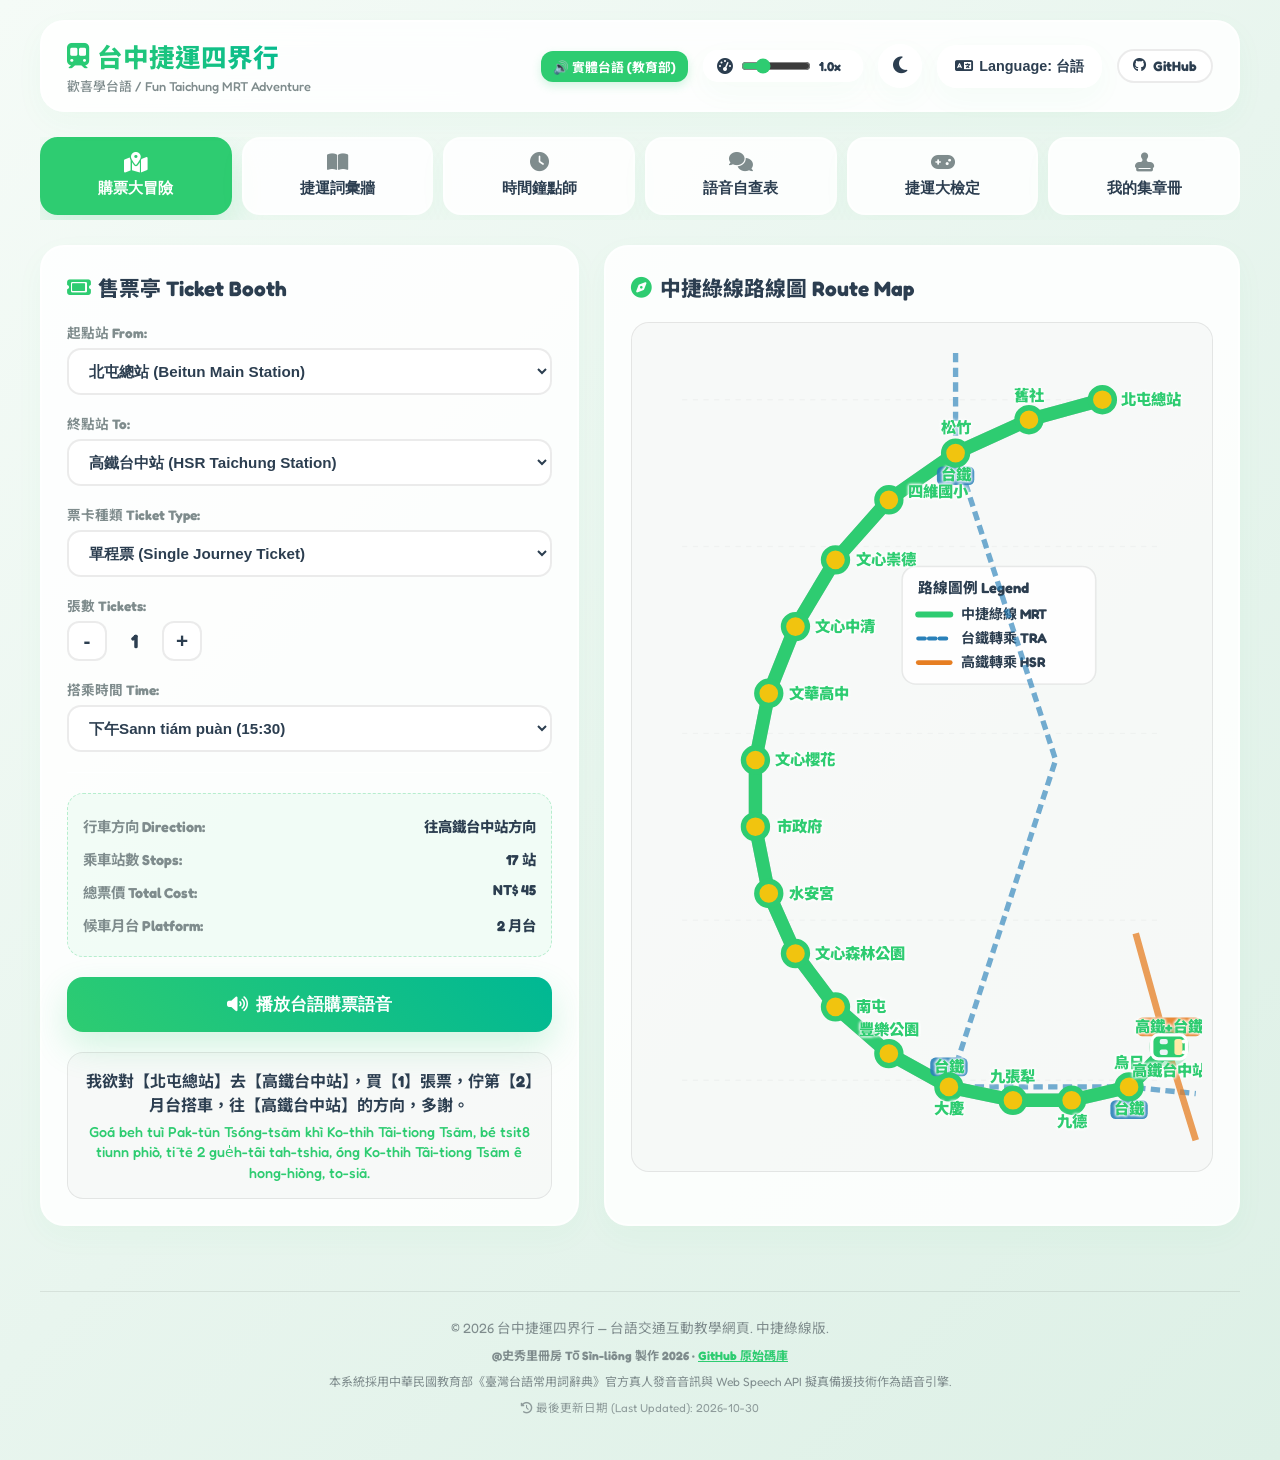
<file: index.html>
<!DOCTYPE html>
<html lang="zh-Hant" data-theme="light">
<head>
    <meta charset="UTF-8">
    <meta name="viewport" content="width=device-width, initial-scale=1.0">
    <title>台中捷運四界行 — 歡喜學台語 (Tâi-tiong Tsia̍t-ūn 冒險!)</title>
    <!-- Google Fonts -->
    <link href="https://fonts.googleapis.com/css2?family=Fredoka:wght@300..700&family=Noto+Sans+TC:wght@100..900&family=Outfit:wght@100..900&display=swap" rel="stylesheet">
    <!-- Font Awesome Icons -->
    <link rel="stylesheet" href="https://cdnjs.cloudflare.com/ajax/libs/font-awesome/6.4.0/css/all.min.css">
    <link rel="stylesheet" href="style.css">
</head>
<body>

    <!-- Header Section -->
    <header>
        <div class="logo-section">
            <h1 id="ui-title"><i class="fa-solid fa-train-subway"></i> 台中捷運四界行</h1>
            <small id="ui-subtitle">歡喜學台語 / Fun Taichung MRT Adventure</small>
        </div>
        <div class="header-controls">
            <!-- Speech Engine Badge -->
            <span id="speech-engine-badge" class="speech-badge badge-google">🔊 實體台語 (教育部)</span>
            <!-- Speech Rate Slider -->
            <div class="rate-controller" title="調整台語語速 (Speech Speed)">
                <i class="fa-solid fa-gauge-high"></i>
                <input type="range" id="speech-rate" min="0.5" max="2.5" step="0.1" value="1.0" onchange="updateSpeechRate(this.value)" oninput="updateSpeechRateLabel(this.value)" aria-label="Adjust speech rate">
                <span id="speech-rate-label" class="rate-label">1.0x</span>
            </div>
            <!-- Dark Mode Toggle -->
            <button id="theme-toggle-btn" class="btn-icon" onclick="toggleTheme()" aria-label="Toggle Theme" title="切換深色模式">
                <i class="fa-solid fa-moon"></i>
            </button>
            <!-- Language Toggle -->
            <button id="lang-toggle-btn" class="lang-btn" onclick="toggleLanguage()">
                <i class="fa-solid fa-language"></i> <span id="lang-toggle-text">Language: 台語</span>
            </button>
            <!-- GitHub Link -->
            <a id="github-link-btn" class="github-btn" href="https://github.com/SinLiongToo/Taitiong_MRT" target="_blank" rel="noopener noreferrer" title="造訪 GitHub 專案庫與 GitHub Pages" aria-label="GitHub Pages">
                <i class="fa-brands fa-github"></i> <span id="ui-github-text">GitHub</span>
            </a>
        </div>
    </header>

    <!-- Navigation Tabs -->
    <nav class="nav-tabs" aria-label="Main Navigation">
        <button id="tab-adventure-btn" class="tab-trigger active" onclick="switchTab('adventure')">
            <i class="fa-solid fa-map-location-dot"></i>
            <span id="ui-tab-adventure">購票大冒險</span>
        </button>
        <button id="tab-vocab-btn" class="tab-trigger" onclick="switchTab('vocab')">
            <i class="fa-solid fa-book-open"></i>
            <span id="ui-tab-vocab">捷運詞彙牆</span>
        </button>
        <button id="tab-time-btn" class="tab-trigger" onclick="switchTab('time')">
            <i class="fa-solid fa-clock"></i>
            <span id="ui-tab-time">時間鐘點師</span>
        </button>
        <button id="tab-sandhi-btn" class="tab-trigger" onclick="switchTab('sandhi')">
            <i class="fa-solid fa-comments"></i>
            <span id="ui-tab-sandhi">語音自查表</span>
        </button>
        <button id="tab-quiz-btn" class="tab-trigger" onclick="switchTab('quiz')">
            <i class="fa-solid fa-gamepad"></i>
            <span id="ui-tab-quiz">捷運大檢定</span>
        </button>
        <button id="tab-stamps-btn" class="tab-trigger" onclick="switchTab('stamps')">
            <i class="fa-solid fa-stamp"></i>
            <span id="ui-tab-stamps">我的集章冊</span>
        </button>
    </nav>

    <!-- Main Content Area -->
    <main>
        <!-- Tab 1: Adventure & Booking -->
        <section id="panel-adventure" class="tab-panel adventure-grid active">
            <!-- Interactive Ticket Booth Card -->
            <div class="card">
                <h2 class="card-title" id="ui-booth-title"><i class="fa-solid fa-ticket"></i> 售票亭 Ticket Booth</h2>
                
                <div class="form-group">
                    <label for="start-station" id="ui-label-from">起點站 From:</label>
                    <select id="start-station" onchange="calculateJourney()"></select>
                </div>

                <div class="form-group">
                    <label for="end-station" id="ui-label-to">終點站 To:</label>
                    <select id="end-station" onchange="calculateJourney()"></select>
                </div>

                <div class="form-group">
                    <label for="train-class" id="ui-label-class">票卡種類 Ticket Type:</label>
                    <select id="train-class" onchange="calculateJourney()">
                        <option value="single" selected>單程票 (Single Journey Ticket)</option>
                        <option value="card">悠遊卡/一卡通 (IC Card) - 享八折優惠</option>
                    </select>
                </div>

                <div class="form-group">
                    <label id="ui-label-passengers">張數 Tickets:</label>
                    <div class="ticket-stepper">
                        <button id="btn-dec-passengers" class="stepper-btn" onclick="changePassengers(-1)" aria-label="Decrease tickets">-</button>
                        <span id="passenger-count" class="stepper-value">1</span>
                        <button id="btn-inc-passengers" class="stepper-btn" onclick="changePassengers(1)" aria-label="Increase tickets">+</button>
                    </div>
                </div>

                <div class="form-group">
                    <label for="departure-time" id="ui-label-dep-time">搭乘時間 Time:</label>
                    <select id="departure-time" onchange="calculateJourney()">
                        <option value="08:00">早上Pe̍h tiám (08:00)</option>
                        <option value="10:30">早上Tsa̍p tiám puàn (10:30)</option>
                        <option value="13:15">下午Tsit tiám tsa̍p-gōo hun (13:15)</option>
                        <option value="15:30" selected>下午Sann tiám puàn (15:30)</option>
                        <option value="18:45">晚上La̍k tiám sì-tsa̍p-gōo hun (18:45)</option>
                        <option value="20:00">晚上Pe̍h tiám (20:00)</option>
                    </select>
                </div>

                <hr style="border: none; border-top: 1px solid var(--card-border); margin: 20px 0;">

                <!-- Results display -->
                <div class="info-display">
                    <div class="info-row">
                        <span class="info-label" id="ui-info-direction">行車方向 Direction:</span>
                        <span class="info-value"><span id="info-direction">-</span></span>
                    </div>
                    <div class="info-row">
                        <span class="info-label" id="ui-info-duration">乘車站數 Stops:</span>
                        <span class="info-value"><span id="info-duration">-</span></span>
                    </div>
                    <div class="info-row">
                        <span class="info-label" id="ui-info-cost">總票價 Total Cost:</span>
                        <span class="info-value"><span id="info-cost">-</span></span>
                    </div>
                    <div class="info-row">
                        <span class="info-label" id="ui-info-platform">候車月台 Platform:</span>
                        <span class="info-value"><span id="info-platform">-</span></span>
                    </div>
                </div>

                <!-- CTA Audio buttons -->
                <button id="play-journey-btn" class="btn-cta" onclick="playFullJourneyAudio()" disabled>
                    <i class="fa-solid fa-volume-high animate-bounce"></i> <span id="ui-btn-play-journey">播放台語購票語音</span>
                </button>

                <!-- Sentence breakdown display -->
                <div id="journey-sentence-box" class="sentence-display">
                    <p class="sentence-zh" id="journey-sentence-zh"></p>
                    <p class="sentence-tw" id="journey-sentence-tw"></p>
                </div>
            </div>

            <!-- SVG Taichung MRT Map Card -->
            <div class="card map-card">
                <h2 class="card-title" id="ui-map-title"><i class="fa-solid fa-compass"></i> 中捷綠線路線圖 Route Map</h2>
                
                <div class="map-svg-container" id="map-container">
                    <!-- SVG Map elements drawn dynamically in app.js -->
                    <svg id="svg-map" width="100%" height="auto" viewBox="0 0 420 620">
                        <!-- Background map grid guidelines (decorative) -->
                        <line x1="30" y1="50" x2="390" y2="50" stroke="var(--border-color)" opacity="0.35" stroke-width="1" stroke-dasharray="4,4"/>
                        <line x1="30" y1="160" x2="390" y2="160" stroke="var(--border-color)" opacity="0.35" stroke-width="1" stroke-dasharray="4,4"/>
                        <line x1="30" y1="300" x2="390" y2="300" stroke="var(--border-color)" opacity="0.35" stroke-width="1" stroke-dasharray="4,4"/>
                        <line x1="30" y1="440" x2="390" y2="440" stroke="var(--border-color)" opacity="0.35" stroke-width="1" stroke-dasharray="4,4"/>
                        <line x1="30" y1="560" x2="390" y2="560" stroke="var(--border-color)" opacity="0.35" stroke-width="1" stroke-dasharray="4,4"/>
                        
                        <!-- Map Legend (Fills the open center area professionally) -->
                        <g id="svg-map-legend" transform="translate(195, 175)">
                            <rect x="0" y="0" width="145" height="88" rx="10" fill="var(--card-bg)" stroke="var(--border-color)" stroke-width="1.2" opacity="0.95"/>
                            <text x="12" y="20" font-size="11" font-weight="800" fill="var(--text)">路線圖例 Legend</text>
                            
                            <!-- Green Line -->
                            <line x1="12" y1="36" x2="36" y2="36" stroke="#2ECC71" stroke-width="4.5" stroke-linecap="round"/>
                            <text x="44" y="39" font-size="10.5" font-weight="700" fill="var(--text)">中捷綠線 MRT</text>
                            
                            <!-- TRA line -->
                            <line x1="12" y1="54" x2="36" y2="54" stroke="#2980b9" stroke-width="3" stroke-dasharray="5,3" stroke-linecap="round"/>
                            <text x="44" y="57" font-size="10.5" font-weight="700" fill="var(--text)">台鐵轉乘 TRA</text>
                            
                            <!-- HSR line -->
                            <line x1="12" y1="72" x2="36" y2="72" stroke="#e67e22" stroke-width="3.5" stroke-linecap="round"/>
                            <text x="44" y="75" font-size="10.5" font-weight="700" fill="var(--text)">高鐵轉乘 HSR</text>
                        </g>

                        <!-- Auxiliary TRA line for transfers -->
                        <path id="svg-tra-line" class="aux-line tra-line" d="M 235,15 L 235,90 L 310,320 L 230,565 L 365,565 L 415,570" fill="none" stroke="#2980b9" stroke-width="4" stroke-dasharray="7,4" opacity="0.65"/>
                        <!-- Auxiliary HSR line for transfers -->
                        <path id="svg-hsr-line" class="aux-line hsr-line" d="M 370,450 L 395,540 L 415,605" fill="none" stroke="#e67e22" stroke-width="5" opacity="0.75"/>

                        <!-- Green Line track path -->
                        <path id="svg-rail-track" class="rail-track mrt-green-track" d="" />
                        <path id="svg-rail-track-dashed" class="rail-track-dashed" d="" />
                        <path id="svg-rail-active-path" class="rail-active-path" d="" />

                        <!-- Group for station points and text labels -->
                        <g id="svg-stations-group"></g>

                        <!-- Native SVG Animated Train Marker -->
                        <g id="train-marker" style="display: none; pointer-events: none;">
                            <circle cx="0" cy="0" r="14" fill="#2ECC71" opacity="0.35">
                                <animate attributeName="r" values="12;19;12" dur="1.2s" repeatCount="indefinite"/>
                                <animate attributeName="opacity" values="0.4;0.08;0.4" dur="1.2s" repeatCount="indefinite"/>
                            </circle>
                            <rect x="-13" y="-9" width="26" height="18" rx="5" fill="#2ECC71" stroke="#FFFFFF" stroke-width="2.5" />
                            <rect x="4" y="-6" width="6" height="12" rx="2" fill="#FFEAA7" />
                            <rect x="-7" y="-6" width="6" height="4" rx="1.5" fill="#EBF4F6" />
                            <rect x="-7" y="2" width="6" height="4" rx="1.5" fill="#EBF4F6" />
                            <circle cx="11" cy="-4" r="1.5" fill="#FFF" />
                            <circle cx="11" cy="4" r="1.5" fill="#FFF" />
                        </g>
                    </svg>
                </div>
            </div>
        </section>

        <!-- Tab 2: Vocabulary Wall -->
        <section id="panel-vocab" class="tab-panel card">
            <h2 class="card-title" id="ui-vocab-title"><i class="fa-solid fa-book-open"></i> 交通捷運詞彙牆 Vocabulary</h2>
            <!-- Filter buttons -->
            <div class="vocab-filter">
                <div class="vocab-filter-row">
                    <button class="filter-btn active" id="btn-filter-all" onclick="filterVocab('all')">全部 All</button>
                    <button class="filter-btn" id="btn-filter-vehicles" onclick="filterVocab('vehicles')">交通搭乘 Transit</button>
                    <button class="filter-btn" id="btn-filter-stations" onclick="filterVocab('stations')">捷運場景 Stations</button>
                    <button class="filter-btn filter-btn-mrt" id="btn-filter-mrt-station" onclick="filterVocab('mrt-station')">💚 中捷各站 MRT</button>
                </div>
                <div class="vocab-filter-row vocab-filter-export" style="margin-top: 10px; display: flex; justify-content: center; width: 100%;">
                    <button class="filter-btn filter-export-btn" id="btn-export-vocab">
                        <i class="fa-solid fa-download"></i> 匯出 JSON
                    </button>
                </div>
            </div>
            <!-- Vocabulary Grid -->
            <div class="vocab-grid" id="vocab-container"></div>
        </section>

        <!-- Tab 3: Interactive Time / Clock Trainer -->
        <section id="panel-time" class="tab-panel two-col-layout">
            <!-- Left: Interactive Clock -->
            <div class="card clock-container">
                <h2 class="card-title" id="ui-clock-title"><i class="fa-solid fa-circle-notch"></i> 撥撥看時鐘 Clock Trainer</h2>
                
                <div class="interactive-clock" id="interactive-clock">
                    <div class="clock-face">
                        <div class="clock-number clock-12">12</div>
                        <div class="clock-number clock-3">3</div>
                        <div class="clock-number clock-6">6</div>
                        <div class="clock-number clock-9">9</div>
                        <div class="clock-center"></div>
                        <!-- Clock hands -->
                        <div id="clock-hour-hand" class="clock-hand hour"></div>
                        <div id="clock-min-hand" class="clock-hand minute"></div>
                    </div>
                </div>

                <div class="clock-setter-panel">
                    <div class="time-readout" id="clock-time-digital">15:30</div>
                    <div class="time-readout-pinyin" id="clock-time-tw">下午三點半<br><small>ē-po͘ sann tiám puàn</small></div>
                </div>
            </div>

            <!-- Right: Time Learning & Control -->
            <div class="card">
                <h2 class="card-title" id="ui-time-learn-title"><i class="fa-solid fa-graduation-cap"></i> 時間台語發音教室</h2>
                
                <div class="form-group">
                    <label id="ui-label-adjust-time">微調時間 Adjust Time:</label>
                    <div class="clock-controls">
                        <button class="btn-ctrl" id="btn-clock-dec-1h" onclick="adjustClockTime(-60)" title="減少一小時"><i class="fa-solid fa-circle-minus"></i> -1h</button>
                        <button class="btn-ctrl" id="btn-clock-dec-15m" onclick="adjustClockTime(-15)" title="減少十五分"><i class="fa-solid fa-minus"></i> -15m</button>
                        <button class="btn-ctrl" id="btn-clock-inc-15m" onclick="adjustClockTime(15)" title="增加十五分"><i class="fa-solid fa-plus"></i> +15m</button>
                        <button class="btn-ctrl" id="btn-clock-inc-1h" onclick="adjustClockTime(60)" title="增加一小時"><i class="fa-solid fa-circle-plus"></i> +1h</button>
                    </div>
                </div>

                <!-- Fast preset options -->
                <div class="form-group" style="margin-top: 25px;">
                    <label id="ui-label-preset-time">常見班次時間 Presets:</label>
                    <div style="display: flex; flex-wrap: wrap; gap: 10px; margin-top: 8px;">
                        <button class="btn-ctrl" id="btn-clock-preset-8-0" onclick="setClockTime(8, 0)">08:00 (八點整)</button>
                        <button class="btn-ctrl" id="btn-clock-preset-10-30" onclick="setClockTime(10, 30)">10:30 (十點半)</button>
                        <button class="btn-ctrl" id="btn-clock-preset-12-15" onclick="setClockTime(12, 15)">12:15 (十二點十五分)</button>
                        <button class="btn-ctrl" id="btn-clock-preset-15-30" onclick="setClockTime(15, 30)">15:30 (三點半)</button>
                        <button class="btn-ctrl" id="btn-clock-preset-17-45" onclick="setClockTime(17, 45)">17:45 (五點四十五分)</button>
                        <button class="btn-ctrl" id="btn-clock-preset-20-0" onclick="setClockTime(20, 0)">20:00 (八點整)</button>
                    </div>
                </div>

                <hr style="border: none; border-top: 1px solid var(--card-border); margin: 25px 0;">

                <button class="btn-cta" id="play-clock-btn" onclick="playClockAudio()">
                    <i class="fa-solid fa-volume-high animate-bounce"></i> <span id="ui-btn-play-clock">播放台語時間發音</span>
                </button>
            </div>
        </section>

        <!-- Tab 4: Tone Sandhi & Speech Lookup Table (NEW) -->
        <section id="panel-sandhi" class="tab-panel">
            <div class="card sandhi-table-card" style="margin-bottom: 0;">
                <h2 class="card-title" id="ui-sandhi-table-title"><i class="fa-solid fa-table-list"></i> 中捷站名台語音標變調對照表</h2>
                
                <div class="search-box-container">
                    <i class="fa-solid fa-magnifying-glass search-icon"></i>
                    <input type="text" id="station-search-input" placeholder="搜尋捷運站 (如：市政府、文心...)" oninput="filterStationTable()">
                </div>

                <div class="table-scroll-container">
                    <table class="station-lookup-table" id="station-lookup-table">
                        <thead>
                            <tr>
                                <th>站號 No.</th>
                                <th>站名 Station</th>
                                <th>台羅拼音 (本調)</th>
                                <th>變調拼讀 (聽感)</th>
                                <th>播放</th>
                            </tr>
                        </thead>
                        <tbody id="station-lookup-tbody">
                            <!-- Populated in JS -->
                        </tbody>
                    </table>
                </div>
            </div>
        </section>

        <!-- Tab 5: Challenges & Quiz -->
        <section id="panel-quiz" class="tab-panel card">
            <h2 class="card-title" id="ui-quiz-title"><i class="fa-solid fa-gamepad"></i> 台語大檢定 Challenge Mode</h2>

            <!-- Welcome/Select Mode panel -->
            <div id="quiz-welcome-panel" class="quiz-welcome">
                <span class="welcome-emoji">🎫</span>
                <h3 style="font-size: 1.6rem; font-weight: 800; margin-bottom: 10px;" id="ui-quiz-welcome-title">準備接受中捷台語大挑戰了嗎？</h3>
                <p style="color: var(--text-light); line-height: 1.6;" id="ui-quiz-welcome-desc">
                    我們提供兩大中捷聽力挑戰！點選按鈕後將隨機播放 10 題台語語音，在時限內選出正確答案。
                    答對 8 題以上即可獲得該車站的限定捷運紀念印章喔！
                </p>
                <div class="quiz-select-btns">
                    <button class="btn-quiz-select primary" id="btn-quiz-seller" onclick="startQuiz('seller')">
                        <i class="fa-solid fa-user-tie"></i>
                        <span id="ui-quiz-seller-name">中捷售票員聽力挑戰</span>
                        <small style="font-weight: 500; font-size: 0.75rem; opacity: 0.8;">目的地與車票數量聽力</small>
                    </button>
                    <button class="btn-quiz-select" id="btn-quiz-time" onclick="startQuiz('time')">
                        <i class="fa-solid fa-clock-rotate-left"></i>
                        <span id="ui-quiz-time-name">發車班次聽力挑戰</span>
                        <small style="font-weight: 500; font-size: 0.75rem; opacity: 0.8;">捷運班次與時間聽力</small>
                    </button>
                </div>
            </div>

            <!-- Active Quiz panel -->
            <div id="quiz-game-panel" class="quiz-container">
                <div class="quiz-header">
                    <div class="quiz-stat"><i class="fa-solid fa-circle-question"></i> <span id="quiz-progress-text">問題 1 / 10</span></div>
                    <div class="quiz-stat" id="quiz-score-display"><i class="fa-solid fa-star" style="color: var(--accent);"></i> 分數: 0</div>
                    <div class="quiz-stat" id="quiz-timer-display" style="color: var(--primary);"><i class="fa-solid fa-hourglass-half"></i> 剩餘: 20s</div>
                </div>

                <!-- Timer progress bar -->
                <div class="timer-bar-container">
                    <div id="quiz-timer-bar" class="timer-bar"></div>
                </div>

                <div class="quiz-body">
                    <!-- Play voice button -->
                    <div class="audio-box">
                        <button class="btn-play-audio" id="quiz-audio-play-btn" onclick="playQuizQuestionAudio()" aria-label="Play question audio">
                            <i class="fa-solid fa-volume-high"></i>
                        </button>
                    </div>

                    <p class="quiz-question-txt" id="quiz-question-prompt">請點擊上方按鈕播放題目，並選出正確答案：</p>

                    <!-- Multiple choice options -->
                    <div class="quiz-options" id="quiz-options-container">
                        <button class="option-btn">選項一</button>
                        <button class="option-btn">選項二</button>
                        <button class="option-btn">選項三</button>
                        <button class="option-btn">選項四</button>
                    </div>

                    <div class="quiz-feedback" id="quiz-feedback-text"></div>
                </div>
            </div>

            <!-- Quiz Result panel -->
            <div id="quiz-result-panel" class="quiz-result">
                <div class="result-header" id="quiz-result-title">挑戰結束！</div>
                <div class="result-score" id="quiz-result-score">您的得分：8 / 10 題</div>
                
                <div class="result-rewards" id="quiz-rewards-box">
                    <p class="stamp-unlock-txt" id="quiz-unlock-stamp-label"><i class="fa-solid fa-gift"></i> 恭喜獲得中捷捷運印章！</p>
                    <div class="unlocked-stamp-item" id="quiz-unlocked-stamp-display">
                        <!-- Filled in dynamically -->
                    </div>
                </div>

                <button class="btn-cta" id="quiz-retry-btn" onclick="resetQuizInterface()">
                    <i class="fa-solid fa-rotate-left"></i> <span id="ui-btn-retry">返回檢定選單</span>
                </button>
            </div>
        </section>

        <!-- Tab 6: Stamps Booklet -->
        <section id="panel-stamps" class="tab-panel card">
            <h2 class="card-title" id="ui-stamps-title"><i class="fa-solid fa-stamp"></i> 我的中捷集章冊 Stamp Album</h2>
            <p style="color: var(--text-light); margin-bottom: 25px;" id="ui-stamps-desc">
                在「捷運大檢定」中答對 8 題以上即可隨機解鎖一個捷運站的精美紀念印章。收集越多，代表你已經搭著捷運玩遍了台中！
            </p>
            <!-- Grid of stamps -->
            <div class="stamp-grid" id="stamps-container"></div>
        </section>
    </main>

    <!-- Footer -->
    <footer>
        <p>© 2026 台中捷運四界行 — 台語交通互動教學網頁. 中捷綠線版.</p>
        <p style="font-size: 0.75rem; margin-top: 5px; font-weight: 700;">@史秀里冊房 Tō͘ Sìn-liông 製作 2026 · <a href="https://github.com/SinLiongToo/Taitiong_MRT" target="_blank" rel="noopener noreferrer" style="color: var(--primary); text-decoration: underline;">GitHub 原始碼庫</a></p>
        <p style="font-size: 0.75rem; margin-top: 5px;">本系統採用中華民國教育部《臺灣台語常用詞辭典》官方真人發音音訊與 Web Speech API 擬真備援技術作為語音引擎.</p>
        <p style="font-size: 0.72rem; margin-top: 6px; color: var(--text-light); opacity: 0.85;"><i class="fa-solid fa-clock-rotate-left"></i> 最後更新日期 (Last Updated): 2026-10-30</p>
    </footer>

    <script src="app.js"></script>
</body>
</html>
</file>
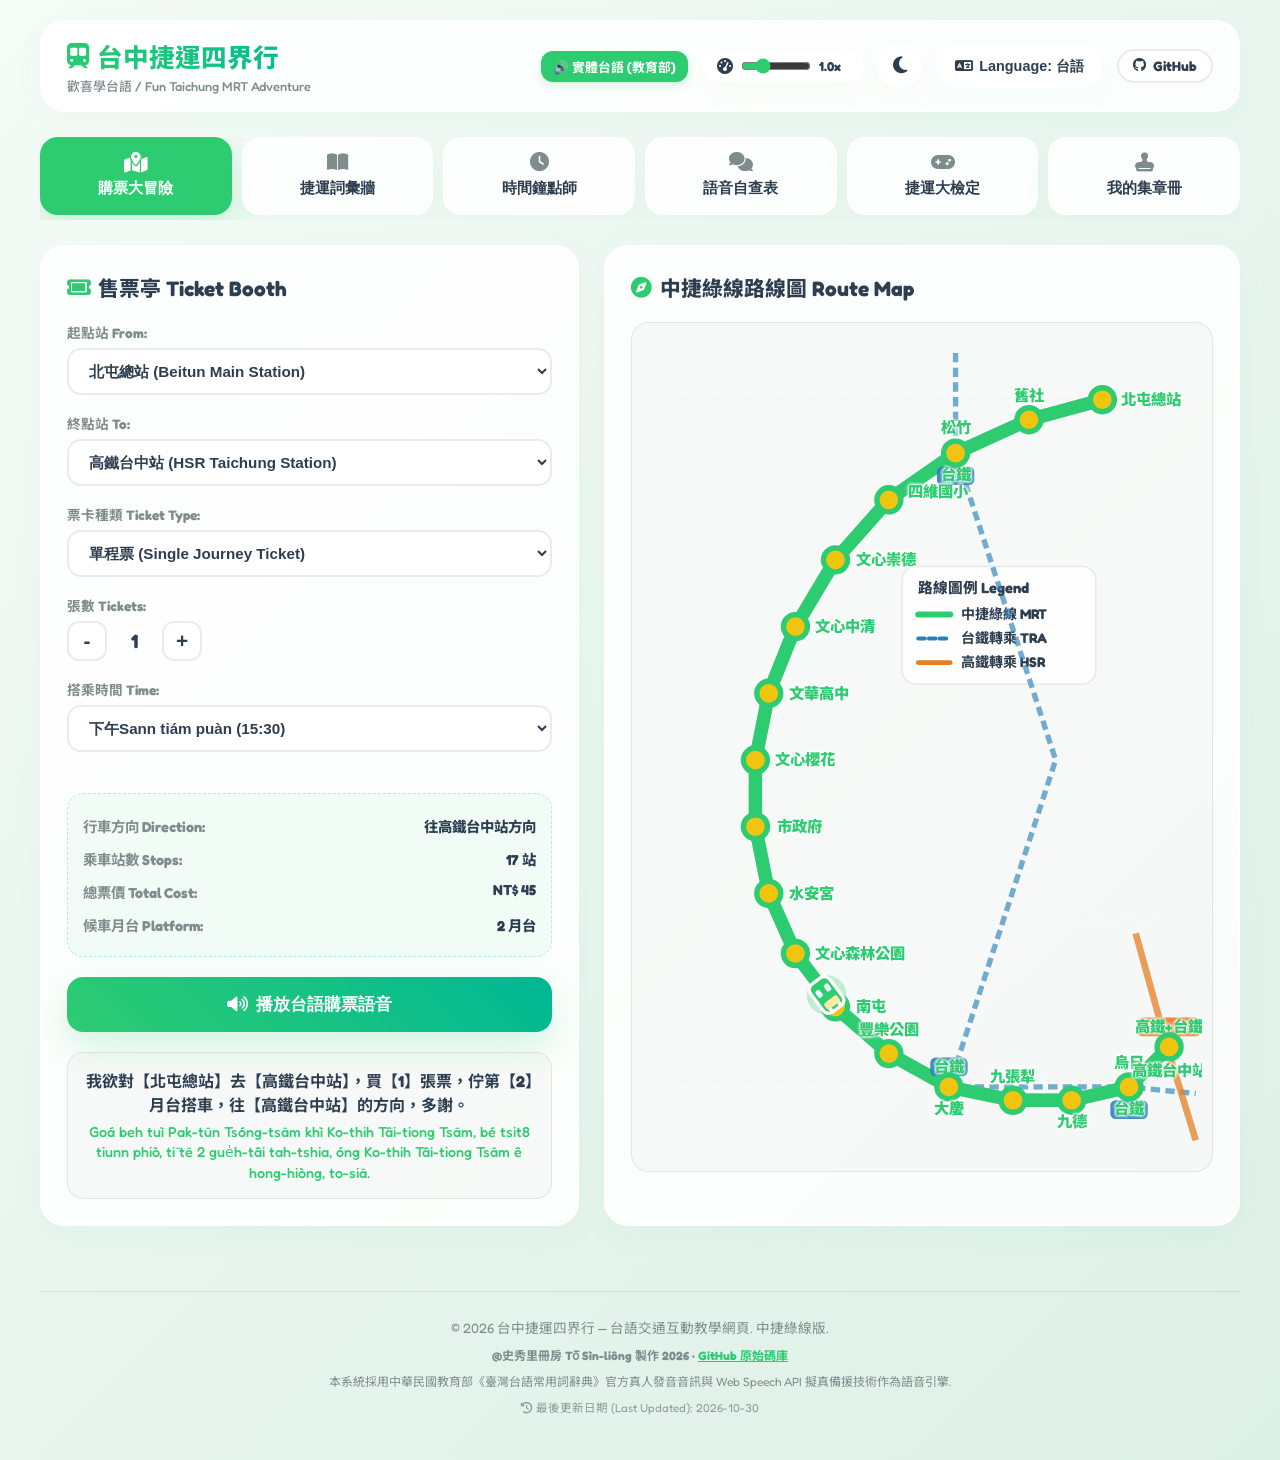
<file: index_single.html>
<!DOCTYPE html>
<html lang="zh-Hant" data-theme="light">
<head>
    <meta charset="UTF-8">
    <meta name="viewport" content="width=device-width, initial-scale=1.0">
    <title>台中捷運四界行 — 歡喜學台語 (Tâi-tiong Tsia̍t-ūn 冒險!)</title>
    <!-- Google Fonts -->
    <link href="https://fonts.googleapis.com/css2?family=Fredoka:wght@300..700&family=Noto+Sans+TC:wght@100..900&family=Outfit:wght@100..900&display=swap" rel="stylesheet">
    <!-- Font Awesome Icons -->
    <link rel="stylesheet" href="https://cdnjs.cloudflare.com/ajax/libs/font-awesome/6.4.0/css/all.min.css">
    <style>
:root {
    --primary: #2ECC71; /* MRT Green */
    --primary-hover: #27AE60;
    --secondary: #00B894; /* Mint/Cyan-green */
    --secondary-hover: #009473;
    --accent: #F1C40F; /* Gold/Yellow for platforms, active nodes */
    --bg-gradient: linear-gradient(135deg, #F5FBF7 0%, #E8F5EE 50%, #DDF0E6 100%);
    --card-bg: rgba(255, 255, 255, 0.85);
    --card-border: rgba(255, 255, 255, 0.6);
    --border-color: rgba(0, 0, 0, 0.08);
    --text: #2C3E50;
    --text-light: #7F8C8D;
    --rail-color: #BDC3C7;
    --rail-active: #2ECC71;
    --shadow: 0 10px 30px rgba(46, 204, 113, 0.04);
    --shadow-active: 0 15px 35px rgba(46, 204, 113, 0.2);
    --border-radius: 24px;
    --transition: all 0.3s cubic-bezier(0.4, 0, 0.2, 1);
}

[data-theme="dark"] {
    --primary: #2ECC71;
    --primary-hover: #58D68D;
    --secondary: #00B894;
    --secondary-hover: #55EFC4;
    --accent: #F39C12;
    --bg-gradient: linear-gradient(135deg, #1C2833 0%, #111A24 100%);
    --card-bg: rgba(28, 40, 51, 0.85);
    --card-border: rgba(255, 255, 255, 0.08);
    --border-color: rgba(255, 255, 255, 0.1);
    --text: #ECF0F1;
    --text-light: #BDC3C7;
    --rail-color: #566573;
    --rail-active: #2ECC71;
    --shadow: 0 10px 30px rgba(0, 0, 0, 0.3);
    --shadow-active: 0 15px 35px rgba(46, 204, 113, 0.3);
}

* {
    box-sizing: border-box;
    margin: 0;
    padding: 0;
    -webkit-tap-highlight-color: transparent;
}

body {
    font-family: 'Fredoka', 'Noto Sans TC', 'Outfit', sans-serif;
    background: var(--bg-gradient);
    color: var(--text);
    min-height: 100vh;
    padding: 20px 10px;
    display: flex;
    flex-direction: column;
    align-items: center;
    transition: background 0.5s ease, color 0.3s ease;
    overflow-x: hidden;
}

header {
    width: 100%;
    max-width: 1200px;
    display: flex;
    justify-content: space-between;
    align-items: center;
    padding: 15px 25px;
    background: var(--card-bg);
    backdrop-filter: blur(15px);
    -webkit-backdrop-filter: blur(15px);
    border: 2px solid var(--card-border);
    border-radius: var(--border-radius);
    box-shadow: var(--shadow);
    margin-bottom: 25px;
    transition: var(--transition);
}

.logo-section {
    display: flex;
    flex-direction: column;
    gap: 2px;
}

.logo-section h1 {
    font-size: 1.6rem;
    font-weight: 800;
    background: linear-gradient(45deg, var(--primary), var(--secondary));
    -webkit-background-clip: text;
    -webkit-text-fill-color: transparent;
    display: flex;
    align-items: center;
    gap: 8px;
}

.logo-section small {
    display: block;
    font-size: 0.8rem;
    color: var(--text-light);
    font-weight: 500;
}

.header-controls {
    display: flex;
    align-items: center;
    gap: 15px;
}

.btn-icon {
    background: var(--card-bg);
    border: 2px solid var(--card-border);
    color: var(--text);
    width: 44px;
    height: 44px;
    border-radius: 50%;
    cursor: pointer;
    display: flex;
    align-items: center;
    justify-content: center;
    font-size: 1.2rem;
    box-shadow: var(--shadow);
    transition: var(--transition);
}

.btn-icon:hover {
    transform: scale(1.05);
    border-color: var(--primary);
}

.lang-btn {
    background: var(--card-bg);
    border: 2px solid var(--card-border);
    color: var(--text);
    padding: 10px 16px;
    font-size: 0.9rem;
    font-weight: 700;
    border-radius: 20px;
    cursor: pointer;
    display: flex;
    align-items: center;
    gap: 6px;
    box-shadow: var(--shadow);
    transition: var(--transition);
}

.lang-btn:hover {
    border-color: var(--primary);
    transform: scale(1.02);
}

.speech-badge {
    padding: 6px 12px;
    font-size: 0.8rem;
    font-weight: 700;
    border-radius: 12px;
    color: white;
}

.badge-google {
    background: var(--primary);
    box-shadow: 0 4px 10px rgba(46, 204, 113, 0.2);
}

.badge-local {
    background: #E67E22;
    box-shadow: 0 4px 10px rgba(230, 126, 34, 0.2);
}

.rate-controller {
    display: flex;
    align-items: center;
    gap: 8px;
    background: var(--card-bg);
    padding: 6px 12px;
    border-radius: 15px;
    border: 2px solid var(--card-border);
    box-shadow: var(--shadow);
}

.rate-controller input[type="range"] {
    width: 70px;
    accent-color: var(--primary);
    cursor: pointer;
}

.rate-label {
    font-size: 0.8rem;
    font-weight: 700;
    min-width: 30px;
}

/* Nav Tabs */
.nav-tabs {
    width: 100%;
    max-width: 1200px;
    display: flex;
    gap: 10px;
    margin-bottom: 25px;
    overflow-x: auto;
    padding-bottom: 5px;
    scrollbar-width: none;
}

.nav-tabs::-webkit-scrollbar {
    display: none;
}

.tab-trigger {
    flex: 1;
    min-width: 120px;
    background: var(--card-bg);
    border: 2px solid var(--card-border);
    padding: 14px 10px;
    border-radius: 18px;
    cursor: pointer;
    font-size: 0.95rem;
    font-weight: 700;
    color: var(--text);
    display: flex;
    flex-direction: column;
    align-items: center;
    gap: 6px;
    box-shadow: var(--shadow);
    transition: var(--transition);
}

.tab-trigger i {
    font-size: 1.2rem;
    color: var(--text-light);
    transition: var(--transition);
}

.tab-trigger:hover {
    transform: translateY(-2px);
    border-color: var(--primary);
}

.tab-trigger.active {
    background: var(--primary);
    color: white;
    border-color: var(--primary);
    box-shadow: var(--shadow-active);
}

.tab-trigger.active i {
    color: white;
    transform: scale(1.1);
}

/* Main layouts */
main {
    width: 100%;
    max-width: 1200px;
    display: flex;
    flex-direction: column;
}

.tab-panel {
    display: none !important;
    width: 100%;
    animation: fadeIn 0.4s ease-out forwards;
}

.tab-panel.active {
    display: block !important;
}

.tab-panel.active.adventure-grid,
.tab-panel.active.two-col-layout {
    display: grid !important;
}

.two-col-layout {
    display: grid;
    grid-template-columns: 1fr 1.2fr;
    gap: 25px;
}

@keyframes fadeIn {
    from { opacity: 0; transform: translateY(10px); }
    to { opacity: 1; transform: translateY(0); }
}

/* Card design */
.card {
    background: var(--card-bg);
    backdrop-filter: blur(15px);
    -webkit-backdrop-filter: blur(15px);
    border: 2px solid var(--card-border);
    border-radius: var(--border-radius);
    padding: 25px;
    box-shadow: var(--shadow);
    margin-bottom: 25px;
    transition: var(--transition);
}

.card:hover {
    box-shadow: 0 15px 35px rgba(46, 204, 113, 0.08);
}

.card-title {
    font-size: 1.3rem;
    font-weight: 800;
    margin-bottom: 20px;
    display: flex;
    align-items: center;
    gap: 8px;
    color: var(--text);
}

.card-title i {
    color: var(--primary);
}

/* Form inputs */
.form-group {
    margin-bottom: 18px;
}

.form-group label {
    display: block;
    font-size: 0.85rem;
    font-weight: 700;
    color: var(--text-light);
    margin-bottom: 6px;
}

.form-group select, .form-group input[type="text"] {
    width: 100%;
    padding: 12px 16px;
    border-radius: 14px;
    border: 2px solid var(--border-color);
    background: var(--card-bg);
    color: var(--text);
    font-size: 0.95rem;
    font-weight: 700;
    outline: none;
    transition: var(--transition);
}

.form-group select:focus, .form-group input[type="text"]:focus {
    border-color: var(--primary);
    box-shadow: 0 0 10px rgba(46, 204, 113, 0.1);
}

/* Ticket Stepper */
.ticket-stepper {
    display: flex;
    align-items: center;
    gap: 15px;
    margin-top: 5px;
}

.stepper-btn {
    width: 40px;
    height: 40px;
    border-radius: 12px;
    background: var(--card-bg);
    border: 2px solid var(--border-color);
    color: var(--text);
    font-size: 1.3rem;
    font-weight: 800;
    cursor: pointer;
    display: flex;
    align-items: center;
    justify-content: center;
    transition: var(--transition);
}

.stepper-btn:hover {
    border-color: var(--primary);
    background: var(--primary);
    color: white;
}

.stepper-value {
    font-size: 1.2rem;
    font-weight: 800;
    min-width: 25px;
    text-align: center;
}

/* Info Display */
.info-display {
    background: rgba(46, 204, 113, 0.05);
    border: 1px dashed rgba(46, 204, 113, 0.3);
    border-radius: 16px;
    padding: 15px;
    margin-bottom: 20px;
}

.info-row {
    display: flex;
    justify-content: space-between;
    padding: 6px 0;
    font-size: 0.9rem;
    font-weight: 700;
}

.info-label {
    color: var(--text-light);
}

.info-value {
    color: var(--text);
    font-weight: 800;
}

/* CTA buttons */
.btn-cta {
    width: 100%;
    padding: 16px;
    border-radius: 16px;
    border: none;
    background: linear-gradient(45deg, var(--primary), var(--secondary));
    color: white;
    font-size: 1.05rem;
    font-weight: 800;
    cursor: pointer;
    box-shadow: var(--shadow-active);
    transition: var(--transition);
    display: flex;
    align-items: center;
    justify-content: center;
    gap: 8px;
}

.btn-cta:hover:not(:disabled) {
    transform: translateY(-2px);
    box-shadow: 0 8px 25px rgba(46, 204, 113, 0.4);
}

.btn-cta:disabled {
    opacity: 0.5;
    cursor: not-allowed;
    box-shadow: none;
}

.secondary-cta {
    background: var(--card-bg);
    border: 2px solid var(--border-color);
    color: var(--text);
    box-shadow: var(--shadow);
}

.secondary-cta:hover {
    border-color: var(--primary);
    background: var(--card-bg);
    color: var(--primary);
}

/* Sentence box */
.sentence-display {
    margin-top: 20px;
    background: rgba(0, 0, 0, 0.02);
    border-radius: 16px;
    padding: 15px;
    text-align: center;
    border: 1px solid var(--border-color);
}

.sentence-zh {
    font-size: 1rem;
    font-weight: 700;
    color: var(--text);
    margin-bottom: 6px;
}

.sentence-tw {
    font-size: 0.9rem;
    font-weight: 500;
    color: var(--primary);
    line-height: 1.4;
}

/* Adventure grid */
.adventure-grid {
    display: grid;
    grid-template-columns: 1.1fr 1.3fr;
    gap: 25px;
}

/* Map specific styling */
.map-card {
    display: flex;
    flex-direction: column;
}

.map-svg-container {
    width: 100%;
    display: flex;
    justify-content: center;
    align-items: center;
    position: relative;
    background: rgba(0, 0, 0, 0.02);
    border-radius: 18px;
    padding: 10px;
    border: 1px solid var(--border-color);
    overflow: hidden;
}

#svg-map {
    max-width: 100%;
    height: auto;
}

.rail-track {
    fill: none;
    stroke: var(--rail-color);
    stroke-width: 8;
    stroke-linecap: round;
    stroke-linejoin: round;
}

.mrt-green-track {
    stroke-width: 10;
}

.rail-track-dashed {
    fill: none;
    stroke: var(--card-bg);
    stroke-width: 2;
    stroke-dasharray: 6, 6;
    stroke-linecap: round;
    stroke-linejoin: round;
}

.rail-active-path {
    fill: none;
    stroke: var(--rail-active);
    stroke-width: 10;
    stroke-linecap: round;
    stroke-linejoin: round;
    stroke-dasharray: 1000;
    stroke-dashoffset: 1000;
    animation: drawPath 1.5s ease-out forwards;
}

@keyframes drawPath {
    to { stroke-dashoffset: 0; }
}

.station-point {
    cursor: pointer;
    outline: none;
}

.station-point circle {
    fill: var(--card-bg);
    stroke-width: 4;
    transition: var(--transition);
}

.station-point:hover circle, .station-point.active circle {
    fill: var(--accent);
    stroke: var(--primary);
    r: 9;
}

.station-point text {
    font-size: 11.5px;
    font-weight: 800;
    fill: var(--text);
    text-shadow: 0 1px 3px var(--card-bg), 0 -1px 3px var(--card-bg), 1px 0 3px var(--card-bg), -1px 0 3px var(--card-bg);
    pointer-events: none;
    user-select: none;
    transition: var(--transition);
}

.station-point:hover text, .station-point.active text {
    fill: var(--primary);
    font-weight: 900;
}

.github-btn {
    display: inline-flex;
    align-items: center;
    gap: 7px;
    background: var(--card-bg);
    color: var(--text);
    border: 2px solid var(--border-color);
    padding: 7px 14px;
    border-radius: 20px;
    font-size: 0.85rem;
    font-weight: 700;
    text-decoration: none;
    cursor: pointer;
    transition: var(--transition);
}

.github-btn:hover {
    background: #24292e;
    color: #ffffff;
    border-color: #24292e;
    transform: translateY(-2px);
    box-shadow: 0 4px 12px rgba(0, 0, 0, 0.15);
}

[data-theme="dark"] .github-btn:hover {
    background: #f0f6fc;
    color: #0d1117;
    border-color: #f0f6fc;
}

/* Vocabulary Wall */
.vocab-filter {
    margin-bottom: 25px;
    display: flex;
    flex-direction: column;
    align-items: center;
    gap: 10px;
}

.vocab-filter-row {
    display: flex;
    gap: 10px;
    justify-content: center;
    flex-wrap: wrap;
}

.filter-btn {
    background: var(--card-bg);
    border: 2px solid var(--border-color);
    color: var(--text);
    padding: 8px 16px;
    border-radius: 14px;
    cursor: pointer;
    font-size: 0.9rem;
    font-weight: 700;
    transition: var(--transition);
}

.filter-btn:hover {
    border-color: var(--primary);
}

.filter-btn.active {
    background: var(--primary);
    color: white;
    border-color: var(--primary);
}

.filter-btn-mrt.active {
    background: #2ECC71;
    border-color: #2ECC71;
}

.filter-export-btn {
    background: #E74C3C !important;
    color: white !important;
    border-color: #E74C3C !important;
    font-weight: 700;
    box-shadow: 0 4px 10px rgba(231, 76, 60, 0.2);
}

.filter-export-btn:hover {
    background: #C0392B !important;
}

.vocab-grid {
    display: grid;
    grid-template-columns: repeat(auto-fill, minmax(200px, 1fr));
    gap: 20px;
}

.vocab-card {
    background: var(--card-bg);
    border: 2px solid var(--card-border);
    border-radius: var(--border-radius);
    padding: 20px;
    text-align: center;
    cursor: pointer;
    box-shadow: var(--shadow);
    transition: var(--transition);
    display: flex;
    flex-direction: column;
    align-items: center;
    position: relative;
    overflow: hidden;
}

.vocab-card::before {
    content: '';
    position: absolute;
    top: 0;
    left: 0;
    right: 0;
    height: 6px;
    background: var(--primary);
    opacity: 0.7;
}

.vocab-card.vocab-type-mrt-station::before {
    background: #2ECC71;
}

.vocab-card:hover {
    transform: translateY(-4px);
    box-shadow: var(--shadow-active);
    border-color: var(--primary);
}

.vocab-emoji {
    font-size: 2.2rem;
    margin-bottom: 12px;
}

.vocab-zh {
    font-size: 1.15rem;
    font-weight: 800;
    color: var(--text);
    margin-bottom: 4px;
}

.vocab-pinyin {
    font-size: 0.85rem;
    font-weight: 500;
    color: var(--primary);
    margin-bottom: 6px;
}

.vocab-en {
    font-size: 0.78rem;
    color: var(--text-light);
    font-weight: 600;
    text-transform: uppercase;
    letter-spacing: 0.5px;
}

/* Time Clock */
.clock-container {
    display: flex;
    flex-direction: column;
    align-items: center;
    justify-content: center;
}

.interactive-clock {
    width: 250px;
    height: 250px;
    border-radius: 50%;
    background: #EDF2F7;
    border: 10px solid #CBD5E0;
    position: relative;
    box-shadow: inset 0 4px 10px rgba(0, 0, 0, 0.05), var(--shadow);
    margin: 20px 0;
}

[data-theme="dark"] .interactive-clock {
    background: #2D3748;
    border-color: #4A5568;
}

.clock-face {
    width: 100%;
    height: 100%;
    position: relative;
}

.clock-number {
    position: absolute;
    font-size: 1.2rem;
    font-weight: 800;
    color: var(--text);
}

.clock-12 { top: 12px; left: 50%; transform: translateX(-50%); }
.clock-3 { right: 15px; top: 50%; transform: translateY(-50%); }
.clock-6 { bottom: 12px; left: 50%; transform: translateX(-50%); }
.clock-9 { left: 15px; top: 50%; transform: translateY(-50%); }

.clock-center {
    position: absolute;
    width: 14px;
    height: 14px;
    border-radius: 50%;
    background: var(--text);
    top: 50%;
    left: 50%;
    transform: translate(-50%, -50%);
    z-index: 5;
}

.clock-hand {
    position: absolute;
    bottom: 50%;
    left: 50%;
    transform-origin: bottom center;
    border-radius: 6px;
    z-index: 3;
}

.clock-hand.hour {
    width: 6px;
    height: 60px;
    background: var(--text);
    margin-left: -3px;
}

.clock-hand.minute {
    width: 4px;
    height: 85px;
    background: var(--primary);
    margin-left: -2px;
}

.clock-setter-panel {
    text-align: center;
    margin-top: 15px;
}

.time-readout {
    font-size: 2.2rem;
    font-weight: 800;
    color: var(--text);
}

.time-readout-pinyin {
    font-size: 1.05rem;
    font-weight: 700;
    color: var(--primary);
    line-height: 1.4;
    margin-top: 5px;
}

.clock-controls {
    display: grid;
    grid-template-columns: repeat(4, 1fr);
    gap: 8px;
}

.btn-ctrl {
    background: var(--card-bg);
    border: 2px solid var(--border-color);
    color: var(--text);
    padding: 10px 6px;
    border-radius: 12px;
    font-size: 0.85rem;
    font-weight: 700;
    cursor: pointer;
    transition: var(--transition);
}

.btn-ctrl:hover, .btn-ctrl.active {
    border-color: var(--primary);
    background: var(--primary);
    color: white;
}

/* Tone Sandhi & Speech Lookup Layout (NEW) */
.sandhi-layout {
    display: grid;
    grid-template-columns: 1fr 1.2fr;
    gap: 25px;
}

.search-box-container {
    position: relative;
    margin-bottom: 15px;
    width: 100%;
}

.search-icon {
    position: absolute;
    left: 15px;
    top: 50%;
    transform: translateY(-50%);
    color: var(--text-light);
    font-size: 0.95rem;
}

#station-search-input {
    width: 100%;
    padding: 12px 16px 12px 40px;
    border-radius: 14px;
    border: 2px solid var(--border-color);
    background: var(--card-bg);
    color: var(--text);
    font-size: 0.9rem;
    font-weight: 700;
    outline: none;
    transition: var(--transition);
}

#station-search-input:focus {
    border-color: var(--primary);
}

.table-scroll-container {
    max-height: 380px;
    overflow-y: auto;
    border: 1px solid var(--border-color);
    border-radius: 16px;
}

.station-lookup-table {
    width: 100%;
    border-collapse: collapse;
    text-align: left;
}

.station-lookup-table th, .station-lookup-table td {
    padding: 12px 16px;
    font-size: 0.9rem;
    border-bottom: 1px solid var(--border-color);
}

.station-lookup-table th {
    background: rgba(46, 204, 113, 0.05);
    color: var(--text-light);
    font-weight: 800;
    position: sticky;
    top: 0;
    z-index: 2;
}

.station-lookup-table td {
    font-weight: 700;
}

.station-lookup-table tr:hover {
    background: rgba(46, 204, 113, 0.02);
}

.btn-table-play {
    background: var(--primary);
    color: white;
    border: none;
    width: 32px;
    height: 32px;
    border-radius: 50%;
    cursor: pointer;
    display: flex;
    align-items: center;
    justify-content: center;
    transition: var(--transition);
}

.btn-table-play:hover {
    transform: scale(1.1);
    background: var(--primary-hover);
}

.sandhi-mode-selector {
    display: flex;
    gap: 8px;
    margin-bottom: 15px;
    justify-content: center;
}

.sandhi-struct-selector {
    margin-bottom: 15px;
}

.syllable-builder-grid {
    display: grid;
    gap: 15px;
    margin-bottom: 20px;
}

.syllable-builder-grid.cols-1 { grid-template-columns: 1fr; }
.syllable-builder-grid.cols-2 { grid-template-columns: 1fr 1fr; }
.syllable-builder-grid.cols-3 { grid-template-columns: 1fr 1fr 1fr; }
.syllable-builder-grid.cols-4 { grid-template-columns: repeat(4, 1fr); }

.card-selector {
    background: rgba(0, 0, 0, 0.02);
    border: 1px solid var(--border-color);
    border-radius: 16px;
    padding: 15px;
}

.card-selector h4 {
    font-size: 0.85rem;
    font-weight: 800;
    margin-bottom: 10px;
    color: var(--text-light);
    text-transform: uppercase;
}

.input-caption {
    display: block;
    font-size: 0.72rem;
    color: var(--text-light);
    margin-top: 4px;
    line-height: 1.3;
}

.sandhi-readout-section {
    display: flex;
    flex-direction: column;
    gap: 15px;
    margin-bottom: 20px;
}

.sandhi-result-pills {
    display: flex;
    gap: 10px;
    flex-wrap: wrap;
    justify-content: center;
}

.syllable-pill {
    padding: 10px 16px;
    border-radius: 12px;
    background: var(--card-bg);
    border: 2px solid var(--border-color);
    font-weight: 800;
    font-size: 0.95rem;
    text-align: center;
    box-shadow: var(--shadow);
    transition: var(--transition);
}

.syllable-pill.changed {
    border-color: var(--primary);
    background: rgba(46, 204, 113, 0.05);
    color: var(--primary);
}

.chao-contours-grid {
    display: grid;
    grid-template-columns: repeat(auto-fill, minmax(110px, 1fr));
    gap: 10px;
}

.chao-pitch-card {
    background: var(--card-bg);
    border: 1px solid var(--border-color);
    border-radius: 14px;
    padding: 10px;
    display: flex;
    flex-direction: column;
    align-items: center;
    box-shadow: var(--shadow);
}

.chao-pitch-card h5 {
    font-size: 0.75rem;
    font-weight: 800;
    color: var(--text-light);
}

.chao-pitch-card .pitch-val {
    font-size: 0.72rem;
    color: var(--primary);
    font-weight: 700;
    margin-bottom: 5px;
}

.trainer-cta-row {
    display: flex;
    gap: 15px;
}

.fallback-warning-box {
    margin-top: 15px;
    padding: 12px;
    background: rgba(230, 126, 34, 0.08);
    border: 1px dashed rgba(230, 126, 34, 0.4);
    border-radius: 12px;
    font-size: 0.8rem;
    color: #D35400;
    font-weight: 700;
    line-height: 1.4;
}

/* Quiz Section */
.quiz-welcome {
    text-align: center;
    padding: 30px 10px;
}

.welcome-emoji {
    font-size: 3.5rem;
    display: block;
    margin-bottom: 15px;
}

.quiz-select-btns {
    display: flex;
    justify-content: center;
    gap: 20px;
    margin-top: 25px;
    flex-wrap: wrap;
}

.btn-quiz-select {
    background: var(--card-bg);
    border: 2px solid var(--border-color);
    color: var(--text);
    padding: 20px 30px;
    border-radius: 20px;
    cursor: pointer;
    font-size: 1.1rem;
    font-weight: 800;
    transition: var(--transition);
    display: flex;
    flex-direction: column;
    align-items: center;
    gap: 8px;
    min-width: 250px;
    box-shadow: var(--shadow);
}

.btn-quiz-select i {
    font-size: 2rem;
    color: var(--text-light);
    transition: var(--transition);
}

.btn-quiz-select:hover {
    border-color: var(--primary);
    transform: translateY(-3px);
}

.btn-quiz-select.primary {
    border-color: var(--primary);
}

.btn-quiz-select.primary i {
    color: var(--primary);
}

.quiz-container {
    display: none;
}

.quiz-header {
    display: flex;
    justify-content: space-between;
    align-items: center;
    margin-bottom: 15px;
    font-weight: 800;
}

.quiz-stat {
    font-size: 0.95rem;
    color: var(--text);
    display: flex;
    align-items: center;
    gap: 6px;
}

.timer-bar-container {
    width: 100%;
    height: 8px;
    background: rgba(0, 0, 0, 0.05);
    border-radius: 4px;
    margin-bottom: 25px;
    overflow: hidden;
}

.timer-bar {
    height: 100%;
    width: 100%;
    background: linear-gradient(45deg, var(--primary), var(--secondary));
    border-radius: 4px;
    transition: width 1s linear;
}

.quiz-body {
    display: flex;
    flex-direction: column;
    align-items: center;
}

.audio-box {
    margin-bottom: 20px;
}

.btn-play-audio {
    width: 70px;
    height: 70px;
    border-radius: 50%;
    background: var(--primary);
    color: white;
    border: none;
    font-size: 1.8rem;
    cursor: pointer;
    box-shadow: var(--shadow-active);
    transition: var(--transition);
    display: flex;
    align-items: center;
    justify-content: center;
}

.btn-play-audio:hover {
    transform: scale(1.05);
    box-shadow: 0 10px 25px rgba(46, 204, 113, 0.4);
}

.quiz-question-txt {
    font-size: 1.15rem;
    font-weight: 800;
    margin-bottom: 25px;
    text-align: center;
}

.quiz-options {
    display: grid;
    grid-template-columns: 1fr 1fr;
    gap: 15px;
    width: 100%;
    max-width: 600px;
}

.option-btn {
    background: var(--card-bg);
    border: 2px solid var(--border-color);
    color: var(--text);
    padding: 16px;
    border-radius: 16px;
    cursor: pointer;
    font-size: 0.95rem;
    font-weight: 700;
    transition: var(--transition);
    text-align: center;
    outline: none;
}

.option-btn:hover {
    border-color: var(--primary);
    background: rgba(46, 204, 113, 0.02);
}

.option-btn.correct {
    background: #2ECC71 !important;
    border-color: #2ECC71 !important;
    color: white !important;
}

.option-btn.wrong {
    background: #E74C3C !important;
    border-color: #E74C3C !important;
    color: white !important;
}

.quiz-feedback {
    margin-top: 20px;
    font-size: 1rem;
    font-weight: 800;
    text-align: center;
    min-height: 24px;
}

.quiz-result {
    display: none;
    text-align: center;
    padding: 20px 0;
}

.result-header {
    font-size: 1.8rem;
    font-weight: 800;
    margin-bottom: 10px;
    color: var(--text);
}

.result-score {
    font-size: 1.3rem;
    font-weight: 800;
    color: var(--primary);
    margin-bottom: 25px;
}

.result-rewards {
    background: rgba(241, 196, 15, 0.05);
    border: 2px dashed rgba(241, 196, 15, 0.3);
    border-radius: 20px;
    padding: 20px;
    max-width: 400px;
    margin: 0 auto 25px auto;
}

.stamp-unlock-txt {
    font-weight: 800;
    color: #D35400;
    font-size: 0.95rem;
    margin-bottom: 15px;
}

.unlocked-stamp-item {
    font-size: 4rem;
    animation: scalePop 0.5s ease-out;
}

@keyframes scalePop {
    0% { transform: scale(0); }
    80% { transform: scale(1.1); }
    100% { transform: scale(1); }
}

/* Stamps Album */
.stamp-grid {
    display: grid;
    grid-template-columns: repeat(auto-fill, minmax(130px, 1fr));
    gap: 20px;
}

.stamp-card {
    background: var(--card-bg);
    border: 2px solid var(--card-border);
    border-radius: var(--border-radius);
    padding: 15px 10px;
    text-align: center;
    box-shadow: var(--shadow);
    transition: var(--transition);
    display: flex;
    flex-direction: column;
    align-items: center;
    cursor: pointer;
}

.stamp-card:hover:not(.locked) {
    transform: scale(1.05);
    box-shadow: var(--shadow-active);
    border-color: var(--primary);
}

.stamp-badge {
    font-size: 3rem;
    width: 80px;
    height: 80px;
    border-radius: 50%;
    background: rgba(0, 0, 0, 0.02);
    display: flex;
    align-items: center;
    justify-content: center;
    margin-bottom: 10px;
    border: 2px solid var(--border-color);
    transition: var(--transition);
}

.stamp-card.locked .stamp-badge {
    opacity: 0.15;
    background: rgba(0, 0, 0, 0.05);
}

.stamp-name {
    font-size: 0.85rem;
    font-weight: 800;
    color: var(--text);
}

.stamp-card.locked .stamp-name {
    color: var(--text-light);
}

.stamp-pinyin {
    font-size: 0.72rem;
    font-weight: 500;
    color: var(--primary);
    margin-top: 2px;
}

/* Footer styling */
footer {
    width: 100%;
    max-width: 1200px;
    text-align: center;
    padding: 25px;
    color: var(--text-light);
    font-size: 0.85rem;
    border-top: 1px solid var(--border-color);
    margin-top: 40px;
    display: flex;
    flex-direction: column;
    gap: 4px;
}

/* RWD / Responsiveness */
@media (max-width: 900px) {
    .adventure-grid {
        grid-template-columns: 1fr;
    }
    
    .two-col-layout, .sandhi-layout {
        grid-template-columns: 1fr;
    }
    
    header {
        flex-direction: column;
        gap: 12px;
        text-align: center;
    }
}

@media (max-width: 600px) {
    .logo-section h1 {
        font-size: 1.3rem;
    }
    
    .nav-tabs {
        gap: 6px;
    }
    
    .tab-trigger {
        padding: 10px 6px;
        min-width: 85px;
        font-size: 0.8rem;
    }
    
    .tab-trigger i {
        font-size: 1rem;
    }
    
    .quiz-options {
        grid-template-columns: 1fr;
    }
    
    .btn-quiz-select {
        min-width: 100%;
    }
}

</style>
</head>
<body>

    <!-- Header Section -->
    <header>
        <div class="logo-section">
            <h1 id="ui-title"><i class="fa-solid fa-train-subway"></i> 台中捷運四界行</h1>
            <small id="ui-subtitle">歡喜學台語 / Fun Taichung MRT Adventure</small>
        </div>
        <div class="header-controls">
            <!-- Speech Engine Badge -->
            <span id="speech-engine-badge" class="speech-badge badge-google">🔊 實體台語 (教育部)</span>
            <!-- Speech Rate Slider -->
            <div class="rate-controller" title="調整台語語速 (Speech Speed)">
                <i class="fa-solid fa-gauge-high"></i>
                <input type="range" id="speech-rate" min="0.5" max="2.5" step="0.1" value="1.0" onchange="updateSpeechRate(this.value)" oninput="updateSpeechRateLabel(this.value)" aria-label="Adjust speech rate">
                <span id="speech-rate-label" class="rate-label">1.0x</span>
            </div>
            <!-- Dark Mode Toggle -->
            <button id="theme-toggle-btn" class="btn-icon" onclick="toggleTheme()" aria-label="Toggle Theme" title="切換深色模式">
                <i class="fa-solid fa-moon"></i>
            </button>
            <!-- Language Toggle -->
            <button id="lang-toggle-btn" class="lang-btn" onclick="toggleLanguage()">
                <i class="fa-solid fa-language"></i> <span id="lang-toggle-text">Language: 台語</span>
            </button>
            <!-- GitHub Link -->
            <a id="github-link-btn" class="github-btn" href="https://github.com/SinLiongToo/Taitiong_MRT" target="_blank" rel="noopener noreferrer" title="造訪 GitHub 專案庫與 GitHub Pages" aria-label="GitHub Pages">
                <i class="fa-brands fa-github"></i> <span id="ui-github-text">GitHub</span>
            </a>
        </div>
    </header>

    <!-- Navigation Tabs -->
    <nav class="nav-tabs" aria-label="Main Navigation">
        <button id="tab-adventure-btn" class="tab-trigger active" onclick="switchTab('adventure')">
            <i class="fa-solid fa-map-location-dot"></i>
            <span id="ui-tab-adventure">購票大冒險</span>
        </button>
        <button id="tab-vocab-btn" class="tab-trigger" onclick="switchTab('vocab')">
            <i class="fa-solid fa-book-open"></i>
            <span id="ui-tab-vocab">捷運詞彙牆</span>
        </button>
        <button id="tab-time-btn" class="tab-trigger" onclick="switchTab('time')">
            <i class="fa-solid fa-clock"></i>
            <span id="ui-tab-time">時間鐘點師</span>
        </button>
        <button id="tab-sandhi-btn" class="tab-trigger" onclick="switchTab('sandhi')">
            <i class="fa-solid fa-comments"></i>
            <span id="ui-tab-sandhi">語音自查表</span>
        </button>
        <button id="tab-quiz-btn" class="tab-trigger" onclick="switchTab('quiz')">
            <i class="fa-solid fa-gamepad"></i>
            <span id="ui-tab-quiz">捷運大檢定</span>
        </button>
        <button id="tab-stamps-btn" class="tab-trigger" onclick="switchTab('stamps')">
            <i class="fa-solid fa-stamp"></i>
            <span id="ui-tab-stamps">我的集章冊</span>
        </button>
    </nav>

    <!-- Main Content Area -->
    <main>
        <!-- Tab 1: Adventure & Booking -->
        <section id="panel-adventure" class="tab-panel adventure-grid active">
            <!-- Interactive Ticket Booth Card -->
            <div class="card">
                <h2 class="card-title" id="ui-booth-title"><i class="fa-solid fa-ticket"></i> 售票亭 Ticket Booth</h2>
                
                <div class="form-group">
                    <label for="start-station" id="ui-label-from">起點站 From:</label>
                    <select id="start-station" onchange="calculateJourney()"></select>
                </div>

                <div class="form-group">
                    <label for="end-station" id="ui-label-to">終點站 To:</label>
                    <select id="end-station" onchange="calculateJourney()"></select>
                </div>

                <div class="form-group">
                    <label for="train-class" id="ui-label-class">票卡種類 Ticket Type:</label>
                    <select id="train-class" onchange="calculateJourney()">
                        <option value="single" selected>單程票 (Single Journey Ticket)</option>
                        <option value="card">悠遊卡/一卡通 (IC Card) - 享八折優惠</option>
                    </select>
                </div>

                <div class="form-group">
                    <label id="ui-label-passengers">張數 Tickets:</label>
                    <div class="ticket-stepper">
                        <button id="btn-dec-passengers" class="stepper-btn" onclick="changePassengers(-1)" aria-label="Decrease tickets">-</button>
                        <span id="passenger-count" class="stepper-value">1</span>
                        <button id="btn-inc-passengers" class="stepper-btn" onclick="changePassengers(1)" aria-label="Increase tickets">+</button>
                    </div>
                </div>

                <div class="form-group">
                    <label for="departure-time" id="ui-label-dep-time">搭乘時間 Time:</label>
                    <select id="departure-time" onchange="calculateJourney()">
                        <option value="08:00">早上Pe̍h tiám (08:00)</option>
                        <option value="10:30">早上Tsa̍p tiám puàn (10:30)</option>
                        <option value="13:15">下午Tsit tiám tsa̍p-gōo hun (13:15)</option>
                        <option value="15:30" selected>下午Sann tiám puàn (15:30)</option>
                        <option value="18:45">晚上La̍k tiám sì-tsa̍p-gōo hun (18:45)</option>
                        <option value="20:00">晚上Pe̍h tiám (20:00)</option>
                    </select>
                </div>

                <hr style="border: none; border-top: 1px solid var(--card-border); margin: 20px 0;">

                <!-- Results display -->
                <div class="info-display">
                    <div class="info-row">
                        <span class="info-label" id="ui-info-direction">行車方向 Direction:</span>
                        <span class="info-value"><span id="info-direction">-</span></span>
                    </div>
                    <div class="info-row">
                        <span class="info-label" id="ui-info-duration">乘車站數 Stops:</span>
                        <span class="info-value"><span id="info-duration">-</span></span>
                    </div>
                    <div class="info-row">
                        <span class="info-label" id="ui-info-cost">總票價 Total Cost:</span>
                        <span class="info-value"><span id="info-cost">-</span></span>
                    </div>
                    <div class="info-row">
                        <span class="info-label" id="ui-info-platform">候車月台 Platform:</span>
                        <span class="info-value"><span id="info-platform">-</span></span>
                    </div>
                </div>

                <!-- CTA Audio buttons -->
                <button id="play-journey-btn" class="btn-cta" onclick="playFullJourneyAudio()" disabled>
                    <i class="fa-solid fa-volume-high animate-bounce"></i> <span id="ui-btn-play-journey">播放台語購票語音</span>
                </button>

                <!-- Sentence breakdown display -->
                <div id="journey-sentence-box" class="sentence-display">
                    <p class="sentence-zh" id="journey-sentence-zh"></p>
                    <p class="sentence-tw" id="journey-sentence-tw"></p>
                </div>
            </div>

            <!-- SVG Taichung MRT Map Card -->
            <div class="card map-card">
                <h2 class="card-title" id="ui-map-title"><i class="fa-solid fa-compass"></i> 中捷綠線路線圖 Route Map</h2>
                
                <div class="map-svg-container" id="map-container">
                    <!-- SVG Map elements drawn dynamically in app.js -->
                    <svg id="svg-map" width="100%" height="auto" viewBox="0 0 420 620">
                        <!-- Background map grid guidelines (decorative) -->
                        <line x1="30" y1="50" x2="390" y2="50" stroke="var(--border-color)" opacity="0.35" stroke-width="1" stroke-dasharray="4,4"/>
                        <line x1="30" y1="160" x2="390" y2="160" stroke="var(--border-color)" opacity="0.35" stroke-width="1" stroke-dasharray="4,4"/>
                        <line x1="30" y1="300" x2="390" y2="300" stroke="var(--border-color)" opacity="0.35" stroke-width="1" stroke-dasharray="4,4"/>
                        <line x1="30" y1="440" x2="390" y2="440" stroke="var(--border-color)" opacity="0.35" stroke-width="1" stroke-dasharray="4,4"/>
                        <line x1="30" y1="560" x2="390" y2="560" stroke="var(--border-color)" opacity="0.35" stroke-width="1" stroke-dasharray="4,4"/>
                        
                        <!-- Map Legend (Fills the open center area professionally) -->
                        <g id="svg-map-legend" transform="translate(195, 175)">
                            <rect x="0" y="0" width="145" height="88" rx="10" fill="var(--card-bg)" stroke="var(--border-color)" stroke-width="1.2" opacity="0.95"/>
                            <text x="12" y="20" font-size="11" font-weight="800" fill="var(--text)">路線圖例 Legend</text>
                            
                            <!-- Green Line -->
                            <line x1="12" y1="36" x2="36" y2="36" stroke="#2ECC71" stroke-width="4.5" stroke-linecap="round"/>
                            <text x="44" y="39" font-size="10.5" font-weight="700" fill="var(--text)">中捷綠線 MRT</text>
                            
                            <!-- TRA line -->
                            <line x1="12" y1="54" x2="36" y2="54" stroke="#2980b9" stroke-width="3" stroke-dasharray="5,3" stroke-linecap="round"/>
                            <text x="44" y="57" font-size="10.5" font-weight="700" fill="var(--text)">台鐵轉乘 TRA</text>
                            
                            <!-- HSR line -->
                            <line x1="12" y1="72" x2="36" y2="72" stroke="#e67e22" stroke-width="3.5" stroke-linecap="round"/>
                            <text x="44" y="75" font-size="10.5" font-weight="700" fill="var(--text)">高鐵轉乘 HSR</text>
                        </g>

                        <!-- Auxiliary TRA line for transfers -->
                        <path id="svg-tra-line" class="aux-line tra-line" d="M 235,15 L 235,90 L 310,320 L 230,565 L 365,565 L 415,570" fill="none" stroke="#2980b9" stroke-width="4" stroke-dasharray="7,4" opacity="0.65"/>
                        <!-- Auxiliary HSR line for transfers -->
                        <path id="svg-hsr-line" class="aux-line hsr-line" d="M 370,450 L 395,540 L 415,605" fill="none" stroke="#e67e22" stroke-width="5" opacity="0.75"/>

                        <!-- Green Line track path -->
                        <path id="svg-rail-track" class="rail-track mrt-green-track" d="" />
                        <path id="svg-rail-track-dashed" class="rail-track-dashed" d="" />
                        <path id="svg-rail-active-path" class="rail-active-path" d="" />

                        <!-- Group for station points and text labels -->
                        <g id="svg-stations-group"></g>

                        <!-- Native SVG Animated Train Marker -->
                        <g id="train-marker" style="display: none; pointer-events: none;">
                            <circle cx="0" cy="0" r="14" fill="#2ECC71" opacity="0.35">
                                <animate attributeName="r" values="12;19;12" dur="1.2s" repeatCount="indefinite"/>
                                <animate attributeName="opacity" values="0.4;0.08;0.4" dur="1.2s" repeatCount="indefinite"/>
                            </circle>
                            <rect x="-13" y="-9" width="26" height="18" rx="5" fill="#2ECC71" stroke="#FFFFFF" stroke-width="2.5" />
                            <rect x="4" y="-6" width="6" height="12" rx="2" fill="#FFEAA7" />
                            <rect x="-7" y="-6" width="6" height="4" rx="1.5" fill="#EBF4F6" />
                            <rect x="-7" y="2" width="6" height="4" rx="1.5" fill="#EBF4F6" />
                            <circle cx="11" cy="-4" r="1.5" fill="#FFF" />
                            <circle cx="11" cy="4" r="1.5" fill="#FFF" />
                        </g>
                    </svg>
                </div>
            </div>
        </section>

        <!-- Tab 2: Vocabulary Wall -->
        <section id="panel-vocab" class="tab-panel card">
            <h2 class="card-title" id="ui-vocab-title"><i class="fa-solid fa-book-open"></i> 交通捷運詞彙牆 Vocabulary</h2>
            <!-- Filter buttons -->
            <div class="vocab-filter">
                <div class="vocab-filter-row">
                    <button class="filter-btn active" id="btn-filter-all" onclick="filterVocab('all')">全部 All</button>
                    <button class="filter-btn" id="btn-filter-vehicles" onclick="filterVocab('vehicles')">交通搭乘 Transit</button>
                    <button class="filter-btn" id="btn-filter-stations" onclick="filterVocab('stations')">捷運場景 Stations</button>
                    <button class="filter-btn filter-btn-mrt" id="btn-filter-mrt-station" onclick="filterVocab('mrt-station')">💚 中捷各站 MRT</button>
                </div>
                <div class="vocab-filter-row vocab-filter-export" style="margin-top: 10px; display: flex; justify-content: center; width: 100%;">
                    <button class="filter-btn filter-export-btn" id="btn-export-vocab">
                        <i class="fa-solid fa-download"></i> 匯出 JSON
                    </button>
                </div>
            </div>
            <!-- Vocabulary Grid -->
            <div class="vocab-grid" id="vocab-container"></div>
        </section>

        <!-- Tab 3: Interactive Time / Clock Trainer -->
        <section id="panel-time" class="tab-panel two-col-layout">
            <!-- Left: Interactive Clock -->
            <div class="card clock-container">
                <h2 class="card-title" id="ui-clock-title"><i class="fa-solid fa-circle-notch"></i> 撥撥看時鐘 Clock Trainer</h2>
                
                <div class="interactive-clock" id="interactive-clock">
                    <div class="clock-face">
                        <div class="clock-number clock-12">12</div>
                        <div class="clock-number clock-3">3</div>
                        <div class="clock-number clock-6">6</div>
                        <div class="clock-number clock-9">9</div>
                        <div class="clock-center"></div>
                        <!-- Clock hands -->
                        <div id="clock-hour-hand" class="clock-hand hour"></div>
                        <div id="clock-min-hand" class="clock-hand minute"></div>
                    </div>
                </div>

                <div class="clock-setter-panel">
                    <div class="time-readout" id="clock-time-digital">15:30</div>
                    <div class="time-readout-pinyin" id="clock-time-tw">下午三點半<br><small>ē-po͘ sann tiám puàn</small></div>
                </div>
            </div>

            <!-- Right: Time Learning & Control -->
            <div class="card">
                <h2 class="card-title" id="ui-time-learn-title"><i class="fa-solid fa-graduation-cap"></i> 時間台語發音教室</h2>
                
                <div class="form-group">
                    <label id="ui-label-adjust-time">微調時間 Adjust Time:</label>
                    <div class="clock-controls">
                        <button class="btn-ctrl" id="btn-clock-dec-1h" onclick="adjustClockTime(-60)" title="減少一小時"><i class="fa-solid fa-circle-minus"></i> -1h</button>
                        <button class="btn-ctrl" id="btn-clock-dec-15m" onclick="adjustClockTime(-15)" title="減少十五分"><i class="fa-solid fa-minus"></i> -15m</button>
                        <button class="btn-ctrl" id="btn-clock-inc-15m" onclick="adjustClockTime(15)" title="增加十五分"><i class="fa-solid fa-plus"></i> +15m</button>
                        <button class="btn-ctrl" id="btn-clock-inc-1h" onclick="adjustClockTime(60)" title="增加一小時"><i class="fa-solid fa-circle-plus"></i> +1h</button>
                    </div>
                </div>

                <!-- Fast preset options -->
                <div class="form-group" style="margin-top: 25px;">
                    <label id="ui-label-preset-time">常見班次時間 Presets:</label>
                    <div style="display: flex; flex-wrap: wrap; gap: 10px; margin-top: 8px;">
                        <button class="btn-ctrl" id="btn-clock-preset-8-0" onclick="setClockTime(8, 0)">08:00 (八點整)</button>
                        <button class="btn-ctrl" id="btn-clock-preset-10-30" onclick="setClockTime(10, 30)">10:30 (十點半)</button>
                        <button class="btn-ctrl" id="btn-clock-preset-12-15" onclick="setClockTime(12, 15)">12:15 (十二點十五分)</button>
                        <button class="btn-ctrl" id="btn-clock-preset-15-30" onclick="setClockTime(15, 30)">15:30 (三點半)</button>
                        <button class="btn-ctrl" id="btn-clock-preset-17-45" onclick="setClockTime(17, 45)">17:45 (五點四十五分)</button>
                        <button class="btn-ctrl" id="btn-clock-preset-20-0" onclick="setClockTime(20, 0)">20:00 (八點整)</button>
                    </div>
                </div>

                <hr style="border: none; border-top: 1px solid var(--card-border); margin: 25px 0;">

                <button class="btn-cta" id="play-clock-btn" onclick="playClockAudio()">
                    <i class="fa-solid fa-volume-high animate-bounce"></i> <span id="ui-btn-play-clock">播放台語時間發音</span>
                </button>
            </div>
        </section>

        <!-- Tab 4: Tone Sandhi & Speech Lookup Table (NEW) -->
        <section id="panel-sandhi" class="tab-panel">
            <div class="card sandhi-table-card" style="margin-bottom: 0;">
                <h2 class="card-title" id="ui-sandhi-table-title"><i class="fa-solid fa-table-list"></i> 中捷站名台語音標變調對照表</h2>
                
                <div class="search-box-container">
                    <i class="fa-solid fa-magnifying-glass search-icon"></i>
                    <input type="text" id="station-search-input" placeholder="搜尋捷運站 (如：市政府、文心...)" oninput="filterStationTable()">
                </div>

                <div class="table-scroll-container">
                    <table class="station-lookup-table" id="station-lookup-table">
                        <thead>
                            <tr>
                                <th>站號 No.</th>
                                <th>站名 Station</th>
                                <th>台羅拼音 (本調)</th>
                                <th>變調拼讀 (聽感)</th>
                                <th>播放</th>
                            </tr>
                        </thead>
                        <tbody id="station-lookup-tbody">
                            <!-- Populated in JS -->
                        </tbody>
                    </table>
                </div>
            </div>
        </section>

        <!-- Tab 5: Challenges & Quiz -->
        <section id="panel-quiz" class="tab-panel card">
            <h2 class="card-title" id="ui-quiz-title"><i class="fa-solid fa-gamepad"></i> 台語大檢定 Challenge Mode</h2>

            <!-- Welcome/Select Mode panel -->
            <div id="quiz-welcome-panel" class="quiz-welcome">
                <span class="welcome-emoji">🎫</span>
                <h3 style="font-size: 1.6rem; font-weight: 800; margin-bottom: 10px;" id="ui-quiz-welcome-title">準備接受中捷台語大挑戰了嗎？</h3>
                <p style="color: var(--text-light); line-height: 1.6;" id="ui-quiz-welcome-desc">
                    我們提供兩大中捷聽力挑戰！點選按鈕後將隨機播放 10 題台語語音，在時限內選出正確答案。
                    答對 8 題以上即可獲得該車站的限定捷運紀念印章喔！
                </p>
                <div class="quiz-select-btns">
                    <button class="btn-quiz-select primary" id="btn-quiz-seller" onclick="startQuiz('seller')">
                        <i class="fa-solid fa-user-tie"></i>
                        <span id="ui-quiz-seller-name">中捷售票員聽力挑戰</span>
                        <small style="font-weight: 500; font-size: 0.75rem; opacity: 0.8;">目的地與車票數量聽力</small>
                    </button>
                    <button class="btn-quiz-select" id="btn-quiz-time" onclick="startQuiz('time')">
                        <i class="fa-solid fa-clock-rotate-left"></i>
                        <span id="ui-quiz-time-name">發車班次聽力挑戰</span>
                        <small style="font-weight: 500; font-size: 0.75rem; opacity: 0.8;">捷運班次與時間聽力</small>
                    </button>
                </div>
            </div>

            <!-- Active Quiz panel -->
            <div id="quiz-game-panel" class="quiz-container">
                <div class="quiz-header">
                    <div class="quiz-stat"><i class="fa-solid fa-circle-question"></i> <span id="quiz-progress-text">問題 1 / 10</span></div>
                    <div class="quiz-stat" id="quiz-score-display"><i class="fa-solid fa-star" style="color: var(--accent);"></i> 分數: 0</div>
                    <div class="quiz-stat" id="quiz-timer-display" style="color: var(--primary);"><i class="fa-solid fa-hourglass-half"></i> 剩餘: 20s</div>
                </div>

                <!-- Timer progress bar -->
                <div class="timer-bar-container">
                    <div id="quiz-timer-bar" class="timer-bar"></div>
                </div>

                <div class="quiz-body">
                    <!-- Play voice button -->
                    <div class="audio-box">
                        <button class="btn-play-audio" id="quiz-audio-play-btn" onclick="playQuizQuestionAudio()" aria-label="Play question audio">
                            <i class="fa-solid fa-volume-high"></i>
                        </button>
                    </div>

                    <p class="quiz-question-txt" id="quiz-question-prompt">請點擊上方按鈕播放題目，並選出正確答案：</p>

                    <!-- Multiple choice options -->
                    <div class="quiz-options" id="quiz-options-container">
                        <button class="option-btn">選項一</button>
                        <button class="option-btn">選項二</button>
                        <button class="option-btn">選項三</button>
                        <button class="option-btn">選項四</button>
                    </div>

                    <div class="quiz-feedback" id="quiz-feedback-text"></div>
                </div>
            </div>

            <!-- Quiz Result panel -->
            <div id="quiz-result-panel" class="quiz-result">
                <div class="result-header" id="quiz-result-title">挑戰結束！</div>
                <div class="result-score" id="quiz-result-score">您的得分：8 / 10 題</div>
                
                <div class="result-rewards" id="quiz-rewards-box">
                    <p class="stamp-unlock-txt" id="quiz-unlock-stamp-label"><i class="fa-solid fa-gift"></i> 恭喜獲得中捷捷運印章！</p>
                    <div class="unlocked-stamp-item" id="quiz-unlocked-stamp-display">
                        <!-- Filled in dynamically -->
                    </div>
                </div>

                <button class="btn-cta" id="quiz-retry-btn" onclick="resetQuizInterface()">
                    <i class="fa-solid fa-rotate-left"></i> <span id="ui-btn-retry">返回檢定選單</span>
                </button>
            </div>
        </section>

        <!-- Tab 6: Stamps Booklet -->
        <section id="panel-stamps" class="tab-panel card">
            <h2 class="card-title" id="ui-stamps-title"><i class="fa-solid fa-stamp"></i> 我的中捷集章冊 Stamp Album</h2>
            <p style="color: var(--text-light); margin-bottom: 25px;" id="ui-stamps-desc">
                在「捷運大檢定」中答對 8 題以上即可隨機解鎖一個捷運站的精美紀念印章。收集越多，代表你已經搭著捷運玩遍了台中！
            </p>
            <!-- Grid of stamps -->
            <div class="stamp-grid" id="stamps-container"></div>
        </section>
    </main>

    <!-- Footer -->
    <footer>
        <p>© 2026 台中捷運四界行 — 台語交通互動教學網頁. 中捷綠線版.</p>
        <p style="font-size: 0.75rem; margin-top: 5px; font-weight: 700;">@史秀里冊房 Tō͘ Sìn-liông 製作 2026 · <a href="https://github.com/SinLiongToo/Taitiong_MRT" target="_blank" rel="noopener noreferrer" style="color: var(--primary); text-decoration: underline;">GitHub 原始碼庫</a></p>
        <p style="font-size: 0.75rem; margin-top: 5px;">本系統採用中華民國教育部《臺灣台語常用詞辭典》官方真人發音音訊與 Web Speech API 擬真備援技術作為語音引擎.</p>
        <p style="font-size: 0.72rem; margin-top: 6px; color: var(--text-light); opacity: 0.85;"><i class="fa-solid fa-clock-rotate-left"></i> 最後更新日期 (Last Updated): 2026-10-30</p>
    </footer>

    <script>
// ==========================================
// 1. 台中捷運綠線車站資料庫 (Taichung MRT Green Line)
// ==========================================
const stations = [
    { id: "beitun", nameZH: "北屯總站", nameEN: "Beitun Main Station", poj: "Pak-tūn Tsóng-tsām", cx: 345, cy: 50, labelPos: { dx: 14, dy: 4, anchor: "start" }, isMain: true, stamp: "⛰️", transfer: "none", audioId: "1385(1),9142(1),12252(1),6427(1)" },
    { id: "jiushe", nameZH: "舊社", nameEN: "Jiushe", poj: "Kū-siā", cx: 290, cy: 65, labelPos: { dx: 0, dy: -14, anchor: "middle" }, isMain: false, stamp: "🏡", transfer: "none", audioId: "9860(1),4377(1)" },
    { id: "songzhu", nameZH: "松竹", nameEN: "Songzhu", poj: "Siông-tik", cx: 235, cy: 90, labelPos: { dx: 0, dy: -15, anchor: "middle" }, isMain: true, stamp: "🎋", transfer: "TRA", audioId: "27966(1)" },
    { id: "siwei", nameZH: "四維國小", nameEN: "Siwei Elementary School", poj: "Sù-uî Kok-sió", cx: 185, cy: 125, labelPos: { dx: 14, dy: -2, anchor: "start" }, isMain: false, stamp: "🏫", transfer: "none", audioId: "1409(1),5177(1),7071(1),196(1)" },
    { id: "chongde", nameZH: "文心崇德", nameEN: "Wenxin Chongde", poj: "Bûn-sim Tsông-tik", cx: 145, cy: 170, labelPos: { dx: 15, dy: 4, anchor: "start" }, isMain: false, stamp: "🏟️", transfer: "none", audioId: "796(1),792(1),9285(1),2586(1)" },
    { id: "zhongqing", nameZH: "文心中清", nameEN: "Wenxin Zhongqing", poj: "Bûn-sim Tiong-tshing", cx: 115, cy: 220, labelPos: { dx: 15, dy: 4, anchor: "start" }, isMain: false, stamp: "🏢", transfer: "none", audioId: "796(1),792(1),560(1),181(1)" },
    { id: "wenhua", nameZH: "文華高中", nameEN: "Wenhua High School", poj: "Bûn-huâ Ko-tiong", cx: 95, cy: 270, labelPos: { dx: 15, dy: 4, anchor: "start" }, isMain: false, stamp: "🎒", transfer: "none", audioId: "796(1),771(1),5792(1),560(1)" },
    { id: "yinghua", nameZH: "文心櫻花", nameEN: "Wenxin Yinghua", poj: "Bûn-sim In-hua", cx: 85, cy: 320, labelPos: { dx: 15, dy: 4, anchor: "start" }, isMain: false, stamp: "🌸", transfer: "none", audioId: "796(1),792(1),2127(1),771(1)" },
    { id: "cityhall", nameZH: "市政府", nameEN: "Taichung City Hall", poj: "Tshī-tsìng-hú", cx: 85, cy: 370, labelPos: { dx: 16, dy: 4, anchor: "start" }, isMain: true, stamp: "🏛️", transfer: "none", audioId: "1641(1),1656(1),3873(1)" },
    { id: "shuian", nameZH: "水安宮", nameEN: "Shuian Temple", poj: "Súi-an-king", cx: 95, cy: 420, labelPos: { dx: 15, dy: 4, anchor: "start" }, isMain: false, stamp: "🛕", transfer: "none", audioId: "815(1),2281(1),205(1)" },
    { id: "forestpark", nameZH: "文心森林公園", nameEN: "Wenxin Forest Park", poj: "Bûn-sim Sim-lîm Kong-hn̂g", cx: 115, cy: 465, labelPos: { dx: 15, dy: 4, anchor: "start" }, isMain: true, stamp: "🌳", transfer: "none", audioId: "796(1),792(1),792(1),782(1),200(1),9351(1)" },
    { id: "nantun", nameZH: "南屯", nameEN: "Nantun", poj: "Lâm-tūn", cx: 145, cy: 505, labelPos: { dx: 15, dy: 4, anchor: "start" }, isMain: false, stamp: "🪙", transfer: "none", audioId: "3332(1),9142(1)" },
    { id: "fengle", nameZH: "豐樂公園", nameEN: "Fengle Park", poj: "Hong-lo̍k Kong-hn̂g", cx: 185, cy: 540, labelPos: { dx: 0, dy: -14, anchor: "middle" }, isMain: false, stamp: "🎡", transfer: "none", audioId: "800(1),8086(1),200(1),9351(1)" },
    { id: "daqing", nameZH: "大慶", nameEN: "Daqing", poj: "Tāi-khìng", cx: 230, cy: 565, labelPos: { dx: 0, dy: 20, anchor: "middle" }, isMain: true, stamp: "🚂", transfer: "TRA", audioId: "20667(1)" },
    { id: "jiuzhangli", nameZH: "九張犁", nameEN: "Jiuzhangli", poj: "Káu-tiunn-lî", cx: 278, cy: 575, labelPos: { dx: 0, dy: -14, anchor: "middle" }, isMain: false, stamp: "🌾", transfer: "none", audioId: "41(1),7179(1),4703(1)" },
    { id: "jiude", nameZH: "九德", nameEN: "Jiude", poj: "Káu-tik", cx: 322, cy: 575, labelPos: { dx: 0, dy: 20, anchor: "middle" }, isMain: false, stamp: "🛡️", transfer: "none", audioId: "41(1),2586(1)" },
    { id: "wuri", nameZH: "烏日", nameEN: "Wuri", poj: "Oo-ji̍t", cx: 365, cy: 565, labelPos: { dx: 0, dy: -14, anchor: "middle" }, isMain: false, stamp: "☀️", transfer: "TRA", audioId: "20668(1)" },
    { id: "hsrstation", nameZH: "高鐵台中站", nameEN: "HSR Taichung Station", poj: "Ko-thih Tâi-tiong Tsām", cx: 395, cy: 535, labelPos: { dx: 0, dy: 22, anchor: "middle" }, isMain: true, stamp: "🚄", transfer: "TRA,HSR", audioId: "24834(1),20666(1),6427(1)" }
];

// ==========================================
// 2. 交通詞彙牆資料 (Vocabulary Data)
// ==========================================
const vocabData = [
    { zh: "捷運", en: "Subway / MRT", tw: "tsia̍t-ūn", type: "vehicles", audioId: "11513(1),10146(1)", emoji: "🚇" },
    { zh: "列車", en: "Train", tw: "lia̍t-tshia", type: "vehicles", audioId: "2107(1),3394(1)", emoji: "🚃" },
    { zh: "月台", en: "Platform", tw: "gue̍h-tâi", type: "stations", audioId: "803(1),1406(1)", emoji: "🚉" },
    { zh: "單程票", en: "Single Ticket", tw: "tan-tshîng-phiò", type: "vehicles", audioId: "562(1),10536(1),7683(1)", emoji: "🎫" },
    { zh: "悠遊卡", en: "EasyCard", tw: "iû-iû-khah", type: "vehicles", audioId: "1846(1),1846(1),1390(1)", emoji: "💳" },
    { zh: "一卡通", en: "iPASS", tw: "it-khá-thong", type: "vehicles", audioId: "2(1),1639(1),7901(1)", emoji: "💳" },
    { zh: "轉乘", en: "Transfer", tw: "tsuán-sîng", type: "stations", audioId: "2056(1),2427(1)", emoji: "🔄" },
    { zh: "逼卡", en: "Tap Card", tw: "pi-khah", type: "vehicles", audioId: "7073(1),1390(1)", emoji: "📲" },
    { zh: "電梯", en: "Elevator", tw: "tiān-the", type: "stations", audioId: "10283(1),5375(1)", emoji: "🛗" },
    { zh: "手扶梯", en: "Escalator", tw: "tshiú-phû-the", type: "stations", audioId: "794(1),5173(1),5375(1)", emoji: "🪜" },
    { zh: "閘門", en: "Ticket Gate", tw: "tsa̍h-mn̂g", type: "stations", audioId: "10257(1),811(1)", emoji: "🚧" },
    { zh: "廣播", en: "Announcement", tw: "kóng-pò", type: "stations", audioId: "200(1),8250(1)", emoji: "📢" },
    { zh: "票價", en: "Fare", tw: "phiò-kè", type: "vehicles", audioId: "7683(1),5063(1)", emoji: "💰" },
    { zh: "站務員", en: "Station Staff", tw: "tsām-bū-oân", type: "stations", audioId: "6427(1),7006(1),172(1)", emoji: "🧑‍✈️" },
    { zh: "台鐵", en: "Taiwan Railway", tw: "Tâi-thih", type: "vehicles", audioId: "1406(1),13130(1)", emoji: "🚂" },
    { zh: "高鐵", en: "High Speed Rail", tw: "Ko-thih", type: "vehicles", audioId: "5792(1),13130(1)", emoji: "🚄" }
];

// ==========================================
// 3. UI 語系對照表 (Multi-language Translation)
// ==========================================
let currentLang = "zh";
const uiStrings = {
    zh: {
        uiTitle: "<i class='fa-solid fa-train-subway'></i> 台中捷運四界行",
        uiSubtitle: "歡喜學台語 / Fun Taichung MRT Adventure",
        tabAdventure: "購票大冒險",
        tabVocab: "捷運詞彙牆",
        tabTime: "時間鐘點師",
        tabSandhi: "語音自查表",
        tabQuiz: "捷運大檢定",
        tabStamps: "我的集章冊",
        boothTitle: "<i class='fa-solid fa-ticket'></i> 售票亭 Ticket Booth",
        labelFrom: "起點站 From:",
        labelTo: "終點站 To:",
        labelClass: "票卡種類 Ticket Type:",
        labelPassengers: "張數 Tickets:",
        labelDepTime: "搭乘時間 Time:",
        infoDirection: "行車方向 Direction:",
        infoDuration: "乘車站數 Stops:",
        infoCost: "總票價 Total Cost:",
        infoPlatform: "候車月台 Platform:",
        btnPlayJourney: "播放台語購票語音",
        mapTitle: "<i class='fa-solid fa-compass'></i> 中捷綠線路線圖 Route Map",
        vocabTitle: "<i class='fa-solid fa-book-open'></i> 交通捷運詞彙牆 Vocabulary",
        clockTitle: "<i class='fa-solid fa-circle-notch'></i> 撥撥看時鐘 Clock Trainer",
        timeLearnTitle: "<i class='fa-solid fa-graduation-cap'></i> 時間台語發音教室",
        labelAdjustTime: "微調時間 Adjust Time:",
        labelPresetTime: "常見班次時間 Presets:",
        btnPlayClock: "播放台語時間發音",
        quizTitle: "<i class='fa-solid fa-gamepad'></i> 台語大檢定 Challenge Mode",
        quizWelcomeTitle: "準備接受中捷台語大挑戰了嗎？",
        quizWelcomeDesc: "我們提供兩大中捷聽力挑戰！點選按鈕後將隨機播放 10 題台語語音，在時限內選出正確答案。答對 8 題以上即可獲得該車站的限定捷運紀念印章喔！",
        quizSellerName: "中捷售票員聽力挑戰",
        quizTimeName: "發車班次聽力挑戰",
        btnRetry: "返回檢定選單",
        stampsTitle: "<i class='fa-solid fa-stamp'></i> 我的中捷集章冊 Stamp Album",
        stampsDesc: "在「捷運大檢定」中答對 8 題以上即可隨機解鎖一個捷運站的精美紀念印章。收集越多，代表你已經搭著捷運玩遍了台中！",
        sandhiTableTitle: "<i class='fa-solid fa-table-list'></i> 中捷站名台語音標變調對照表",
        sandhiTrainerTitle: "<i class='fa-solid fa-dumbbell'></i> 史秀里冊房台羅語音自查器"
    },
    en: {
        uiTitle: "<i class='fa-solid fa-train-subway'></i> Taichung MRT Sih-kài-hâng",
        uiSubtitle: "Learn Taiwanese Hokkien via Taichung MRT",
        tabAdventure: "Ticket Adventure",
        tabVocab: "Vocab Wall",
        tabTime: "Time Trainer",
        tabSandhi: "Voice Table",
        tabQuiz: "Quiz Challenge",
        tabStamps: "Stamp Album",
        boothTitle: "<i class='fa-solid fa-ticket'></i> Ticket Booth",
        labelFrom: "From:",
        labelTo: "To:",
        labelClass: "Ticket Type:",
        labelPassengers: "Tickets:",
        labelDepTime: "Time:",
        infoDirection: "Direction:",
        infoDuration: "Stops:",
        infoCost: "Total Cost:",
        infoPlatform: "Platform:",
        btnPlayJourney: "Play Booking Voice",
        mapTitle: "<i class='fa-solid fa-compass'></i> Green Line Map",
        vocabTitle: "<i class='fa-solid fa-book-open'></i> Vocab Wall",
        clockTitle: "<i class='fa-solid fa-circle-notch'></i> Interactive Clock",
        timeLearnTitle: "Time Pronunciation",
        labelAdjustTime: "Adjust Time:",
        labelPresetTime: "Presets:",
        btnPlayClock: "Play Time Voice",
        quizTitle: "<i class='fa-solid fa-gamepad'></i> Quiz Challenge",
        quizWelcomeTitle: "Are you ready for the MRT Quiz?",
        quizWelcomeDesc: "Choose a challenge! We will play 10 audio clips. Pick the correct answers in 20s. Score 8+ to unlock unique MRT station stamps!",
        quizSellerName: "Ticket Booth Listening Challenge",
        quizTimeName: "MRT Departure Listening Challenge",
        btnRetry: "Back to Quiz Menu",
        stampsTitle: "<i class='fa-solid fa-stamp'></i> MRT Stamp Album",
        stampsDesc: "Score 8+ in the quiz to unlock a station stamp. Collect them all to show your Taiwanese proficiency!",
        sandhiTableTitle: "<i class='fa-solid fa-table-list'></i> MRT Station Sandhi Guide Table",
        sandhiTrainerTitle: "<i class='fa-solid fa-dumbbell'></i> Syllable Sandhi Builder"
    }
};

// ==========================================
// 4. 音效對照表與拼音變調引擎 (Speech Database)
// ==========================================
const taigiAudioMap = {
    "清": "7513(1)",
    "保安": "20697(1)",
    "八堵": "20751(1)",
    "暖暖": "20753(1)",
    "瑞芳": "20755(1)",
    "雙溪": "20759(1)",
    "福隆": "20761(1)",
    "萬華": "20638(1)",
    "板橋": "20639(1)",
    "鶯歌": "20642(1)",
    "中壢": "20645(1)",
    "楊梅": "20647(1)",
    "湖口": "20649(1)",
    "竹北": "20651(1)",
    "六家": "28089(1)",
    "竹南": "20655(1)",
    "頭份": "5122(1),2045(1)",
    "銅鑼": "20660(1)",
    "三義": "20661(1)",
    "豐原": "20664(1)",
    "清水": "7524(1)",
    "沙鹿": "20720(1)",
    "龍井": "20721(1)",
    "大慶": "20667(1)",
    "烏日": "20668(1)",
    "員林": "20672(1)",
    "田中": "20675(1)",
    "二水": "20676(1)",
    "林內": "20677(1)",
    "斗六": "20679(1)",
    "斗南": "20680(1)",
    "新營": "20688(1)",
    "柳營": "20689(1)",
    "沙崙": "28104(1)",
    "永康": "20695(1)",
    "新市": "20694(1)",
    "善化": "20693(1)",
    "楠梓": "20703(1)",
    "岡山": "20701(1)",
    "鳳山": "20727(1)",
    "大湖": "20699(1)",
    "林邊": "20740(1)",
    "蘇澳": "20777(1)",
    "東澳": "20780(1)",
    "新城": "20787(1)",
    "吉安": "20791(1)",
    "壽豐": "20794(1)",
    "富源": "20801(1)",
    "玉里": "20805(1)",
    "富里": "20809(1)",
    "池上": "20810(1)",
    "關山": "20812(1)",
    "鹿野": "20816(1)",
    "知本": "20830(1)",
    "大武": "20825(1)",
    "南港": "21389(1)",
    "左營": "20704(1)",
    "新": "6452(1)",
    "竹": "20650(1)",
    "南": "20695(1)",
    "港": "7205(1)",
    "東": "20817(1)",
    "西": "11879(1)",
    "北": "20636(1)",
    "中": "20665(1)",
    "大": "3543(1)",
    "頭": "24443(1)",
    "份": "2282(1)",
    "林": "20657(1)",
    "內": "2599(1)",
    "雙": "20758(1)",
    "溪": "20757(1)",
    "福": "20760(1)",
    "隆": "20762(1)",
    "暖": "20754(1)",
    "堵": "20750(1)",
    "瑞": "20756(1)",
    "芳": "20759(1)",
    "水": "20678(1)",
    "沙": "20719(1)",
    "鹿": "20722(1)",
    "田": "20674(1)",
    "員": "20671(1)",
    "斗": "20681(1)",
    "仁": "20725(1)",
    "武": "492(1)",
    "換": "8406(1)",
    "基隆": "20752(1)",
    "台北": "20637(1)",
    "臺北": "20637(1)",
    "桃園": "20643(1)",
    "新竹": "20652(1)",
    "苗栗": "20658(1)",
    "台中": "20666(1)",
    "臺中": "20666(1)",
    "彰化": "20670(1)",
    "嘉義": "20684(1)",
    "台南": "20696(1)",
    "臺南": "20696(1)",
    "高雄": "20705(1)",
    "屏東": "20731(1)",
    "台東": "20818(1)",
    "臺東": "20818(1)",
    "花蓮": "20790(1)",
    "宜蘭": "20770(1)",
    "一_quantity": "1(1)",
    "一_digit": "2(1)",
    "二": "44(1)",
    "三": "163(1)",
    "四": "1408(1)",
    "五": "565(1)",
    "六": "578(1)",
    "七": "40(1)",
    "八": "49(1)",
    "九": "41(1)",
    "十": "54(1)",
    "兩": "3584(1)",
    "百": "2585(1)",
    "千": "180(1)",
    "早起": "2517(1)",
    "下晡": "432(1)",
    "暗時": "9598(1)",
    "點": "12451(1)",
    "半": "1387(1)",
    "分": "584(1)",
    "點鐘": "12472(1)",
    "分鐘": "768(1)",
    "箍": "10682(1)",
    "火車": "1242(1)",
    "捷運": "11513(1),10146(1)",
    "公車": "23445(1)",
    "鐵馬": "13148(1)",
    "船": "7784(1)",
    "計程車": "5537(1)",
    "高鐵": "24834(1)",
    "月台": "24426(1)",
    "火車頭": "13946(1)",
    "車廂": "23725(1)",
    "車票": "3459(1)",
    "司機": "1608(1)",
    "鐵路": "24177(1)",
    "飛行機": "5591(1)",
    "口": "183(1)",
    "賣": "11390(1)",
    "票": "7683(1)",
    "自強": "2721(1)",
    "號": "9978(1)",
    "區間": "25732(1)",
    "車": "3394(1)",
    "我": "3139(1)",
    "欲": "7469(1)",
    "去": "1395(1)",
    "買": "9037(1)",
    "張": "7179(1)",
    "開車": "9170(1)",
    "攏總": "12790(1)",
    "佇": "2858(1)",
    "第": "7691(1)",
    "第一": "7693(1)",
    "等": "8817(1)",
    "著": "8981(1)",
    "矣": "3336(1)",
    "毋著": "1089(1)",
    "喔": "8172(1)",
    "對": "10442(1)",
    "同": "2115(1)",
    "綠線": "8086(1),8151(1)",
    "列車": "2107(1),3394(1)",
    "中捷": "20665(1),11513(1)",
    "台中捷運": "20665(1),1406(1),11513(1),10146(1)",
    "高鐵台中站": "24834(1),20666(1),6427(1)",
    "第一月台": "7693(1),24426(1)",
    "第二月台": "1307(1),44(1),24426(1)"
};

// Grammar words audio IDs
const G_GUA = "3139(1)"; // 我 (gua2)
const G_BEH = "7469(1)"; // 欲 (beh4)
const G_TUI = "10442(1)"; // 對 (tui3)
const G_KHI = "1395(1)"; // 去 (khi3)
const G_BE = "3056(1)";  // 買 (be2)
const G_TIUNN = "7179(1)"; // 張 (tiunn1)
const G_PHIO = "7683(1)"; // 票 (phio3)
const G_TI = "2858(1)";   // 佇 (ti7)
const G_TE = "1307(1)";   // 第 (te7)
const G_GUEH = "803(1)";  // 月 (gueh8)
const G_TAI = "1406(1)";  // 台 (tai5)
const G_TAH = "11395(1)"; // 搭 (tah8)
const G_TSHIA = "3394(1)"; // 車 (tshia1)
const G_ONG = "3878(1)";  // 往 (ong2)
const G_E = "171(1)";    // 的 (e5)
const G_HONG = "800(1)";  // 方 (hong1)
const G_HIONG = "2122(1)"; // 向 (hiong3)
const G_TO = "50(1)";    // 多 (to1)
const G_SIA = "4377(1)";  // 謝 (sia7)
const G_KAP = "2112(1)";  // 及 (kap4)
const G_PUAN = "1386(1)"; // 半 (puan3)

// Numbers 1-10 IDs
const numAudioMap = {
    1: ["1(1)"],      // tsit8 / it1
    2: ["2953(1)"],   // nn̄g
    3: ["163(1)"],    // sann1
    4: ["1293(1)"],   // sì
    5: ["565(1)"],    // gōo
    6: ["578(1)"],    // la̍k
    7: ["40(1)"],     // tshit8 (tshit4 fallback)
    8: ["1850(1)"],   // peh8
    9: ["41(1)"],     // káu
    10: ["54(1)"]     // tsa̍p
};

// Time periods
const periodAudioMap = {
    "morning": ["2435(1)", "6671(1)"], // tsa2-khi2 (早上)
    "afternoon": ["167(1)", "5857(1)"], // e7-poo1 (下午)
    "night": ["7311(1)", "6006(1)"] // am1-si5 (晚上)
};

// Pronunciation mappings for clock trainer
const clockNumbersMap = {
    1: ["1(1)"],
    2: ["2953(1)"], // nn̄g tiám
    3: ["163(1)"],
    4: ["1293(1)"],
    5: ["565(1)"],
    6: ["578(1)"],
    7: ["40(1)"],
    8: ["1850(1)"],
    9: ["41(1)"],
    10: ["54(1)"],
    11: ["54(1)", "1(1)"], // tsa̍p-it
    12: ["54(1)", "2953(1)"], // tsa̍p-jī
    0: ["54(1)", "2953(1)"]
};

// Minutes mapping
function getMinuteAudioIds(m) {
    if (m === 0) return [];
    if (m === 15) return ["54(1)", "565(1)", "584(1)"]; // tsa̍p-gōo hun
    if (m === 30) return [G_PUAN]; // puàn
    if (m === 45) return ["1293(1)", "54(1)", "565(1)", "584(1)"]; // sì-tsa̍p-gōo hun
    
    // general number synthesis
    let ids = [];
    if (m < 10) {
        ids = ids.concat(numAudioMap[m]);
    } else if (m === 10) {
        ids.push("54(1)");
    } else if (m < 20) {
        ids.push("54(1)");
        ids = ids.concat(numAudioMap[m - 10]);
    } else {
        let tens = Math.floor(m / 10);
        let ones = m % 10;
        
        if (tens === 2) {
            ids.push("44(1)"); // jī-tsa̍p
        } else {
            ids = ids.concat(numAudioMap[tens]);
            ids.push("54(1)");
        }
        
        if (ones > 0) {
            ids = ids.concat(numAudioMap[ones]);
        }
    }
    ids.push("584(1)"); // hun1
    return ids;
}

// Global speech rate
let speechRate = 1.0;
let activeAudio = null;
let activeQueueAudio = null;
let queueCancelToken = 0;

function updateSpeechRate(val) {
    speechRate = parseFloat(val);
    localStorage.setItem("app_speech_rate", val);
}

function updateSpeechRateLabel(val) {
    document.getElementById("speech-rate-label").textContent = parseFloat(val).toFixed(1) + "x";
}

// Global state variables
let passengers = 1;
let selectedStart = "beitun";
let selectedEnd = "hsrstation";
let currentTab = "adventure";

// ==========================================
// 5. 語音朗讀核心引擎 (TTS Engine & Web Audio Seamless Queue)
// ==========================================
let audioCtx = null;
const audioBufferCache = new Map();
let activeSourceNodes = [];

function getAudioContext() {
    if (!audioCtx) {
        const AudioContextClass = window.AudioContext || window.webkitAudioContext;
        if (AudioContextClass) {
            audioCtx = new AudioContextClass();
        }
    }
    if (audioCtx && audioCtx.state === 'suspended') {
        audioCtx.resume();
    }
    return audioCtx;
}

// Silence trimmer to remove leading/trailing silence from raw dictionary audio
function trimAudioBuffer(buffer, ctx, threshold = 0.012) {
    if (!buffer || !ctx) return buffer;
    const channelData = buffer.getChannelData(0);
    let start = 0;
    while (start < channelData.length && Math.abs(channelData[start]) < threshold) {
        start++;
    }
    let end = channelData.length - 1;
    while (end > start && Math.abs(channelData[end]) < threshold) {
        end--;
    }
    const margin = Math.floor(buffer.sampleRate * 0.005); // 5ms soft edge
    start = Math.max(0, start - margin);
    end = Math.min(channelData.length, end + margin);
    
    if (end <= start) return buffer;
    
    const trimmedLen = end - start;
    const trimmedBuffer = ctx.createBuffer(buffer.numberOfChannels, trimmedLen, buffer.sampleRate);
    for (let i = 0; i < buffer.numberOfChannels; i++) {
        trimmedBuffer.copyToChannel(buffer.getChannelData(i).subarray(start, end), i);
    }
    return trimmedBuffer;
}

async function fetchAudioBuffer(id, ctx) {
    const cleanId = id.trim();
    if (audioBufferCache.has(cleanId)) {
        return audioBufferCache.get(cleanId);
    }
    const cdnUrl = `https://chhoetaigi.github.io/KipSutianDataMirror/public/20261019-0109/imtong/sutiau/${cleanId}.mp3`;
    const res = await fetch(cdnUrl);
    if (!res.ok) throw new Error(`HTTP ${res.status}`);
    const arrayBuffer = await res.arrayBuffer();
    const decoded = await ctx.decodeAudioData(arrayBuffer);
    const trimmed = trimAudioBuffer(decoded, ctx);
    audioBufferCache.set(cleanId, trimmed);
    return trimmed;
}

function stopAllActiveAudio() {
    activeSourceNodes.forEach(node => {
        try { node.stop(); } catch(e){}
    });
    activeSourceNodes = [];
    if (activeAudio) { activeAudio.pause(); activeAudio = null; }
    if (activeQueueAudio) { activeQueueAudio.pause(); activeQueueAudio = null; }
    if ('speechSynthesis' in window) { window.speechSynthesis.cancel(); }
}

function updateBadge(type) {
    const badge = document.getElementById("speech-engine-badge");
    if (!badge) return;
    if (type === "google") {
        badge.className = "speech-badge badge-google";
        badge.textContent = "🔊 實體台語 (教育部)";
    } else {
        badge.className = "speech-badge badge-local";
        badge.textContent = "🔊 離線備援 (Web Speech)";
    }
}

// Play offline fallback using speech synthesis
function playOfflineVoiceFallback(text) {
    updateBadge("local");
    stopAllActiveAudio();
    if ('speechSynthesis' in window) {
        window.speechSynthesis.cancel();
        
        let cleanText = text;
        const homophoneMap = {
            "北屯總站": "北屯總站", "舊社": "舊社", "松竹": "松竹", "四維國小": "四維國小",
            "文心崇德": "文心崇德", "文心中清": "文心中清", "文華高中": "文華高中", "文心櫻花": "文心櫻花",
            "市政府": "市政府", "水安宮": "水安宮", "文心森林公園": "文心森林公園", "南屯": "南屯",
            "豐樂公園": "豐樂公園", "大慶": "大慶", "九張犁": "九張犁", "九德": "九德",
            "烏日": "烏日", "高鐵台中站": "高鐵台中站",
            "我": "哇", "欲": "邁", "去": "ㄎㄧ", "買": "美", "張": "丟", 
            "票": "ㄆㄧㄡ", "佇": "底", "第": "ㄉㄟˇ", "第一月台": "第一威台", "第二月台": "第二威台", 
            "月台": "威台", "搭車": "搭掐", "往": "網", "的方向": "ㄟ烘向", "多謝": "多夏"
        };
        
        for (let key in homophoneMap) {
            cleanText = cleanText.split(key).join(homophoneMap[key]);
        }
        
        const utterance = new SpeechSynthesisUtterance(cleanText);
        utterance.rate = speechRate;
        utterance.lang = "zh-TW";
        
        const voices = window.speechSynthesis.getVoices();
        const nanVoice = voices.find(v => v.lang.includes("nan") || v.lang.includes("min"));
        if (nanVoice) {
            utterance.voice = nanVoice;
            utterance.lang = nanVoice.lang;
        }
        
        window.speechSynthesis.speak(utterance);
    }
}

// Seamless gapless playback of audio ID list using Web Audio API scheduling
async function playAudioQueue(audioIds, fallbackText) {
    const token = ++queueCancelToken;
    stopAllActiveAudio();

    const speed = speechRate;
    const cleanIds = audioIds.filter(id => id && typeof id === 'string' && id.trim().length > 0);
    
    if (cleanIds.length === 0) {
        playOfflineVoiceFallback(fallbackText);
        return;
    }

    const ctx = getAudioContext();
    if (ctx) {
        try {
            updateBadge("google");
            // Parallel download & decode of all clips
            const bufferPromises = cleanIds.map(id => 
                fetchAudioBuffer(id.trim(), ctx).catch(err => {
                    console.warn(`Audio fetch failed for ID ${id}`, err);
                    return null;
                })
            );
            const buffers = await Promise.all(bufferPromises);
            
            if (token !== queueCancelToken) return;
            
            const validBuffers = buffers.filter(b => b !== null);
            if (validBuffers.length === 0) {
                playOfflineVoiceFallback(fallbackText);
                return;
            }
            
            // Seamless buffer scheduling with natural inter-syllable timing
            let nextStartTime = ctx.currentTime + 0.05;
            const interWordGap = 0.022 / speed; // 22ms base gap, scales with speechRate
            
            for (let i = 0; i < validBuffers.length; i++) {
                const buf = validBuffers[i];
                const source = ctx.createBufferSource();
                source.buffer = buf;
                source.playbackRate.value = speed;
                source.connect(ctx.destination);
                
                source.start(nextStartTime);
                activeSourceNodes.push(source);
                
                const clipDuration = buf.duration / speed;
                nextStartTime += clipDuration + interWordGap;
                
                if (i === validBuffers.length - 1) {
                    source.onended = () => {
                        if (token === queueCancelToken) {
                            activeSourceNodes = [];
                        }
                    };
                }
            }
            return;
        } catch (e) {
            console.warn("Web Audio API scheduling error, falling back to sequential HTML5 Audio...", e);
        }
    }

    // Fallback: Preloaded HTML5 Audio sequential playback if Web Audio API fails
    updateBadge("google");
    let index = 0;
    function playNext() {
        if (token !== queueCancelToken) return;
        if (index >= cleanIds.length) return;
        
        const id = cleanIds[index].trim();
        const cdnUrl = `https://chhoetaigi.github.io/KipSutianDataMirror/public/20261019-0109/imtong/sutiau/${id}.mp3`;
        
        const audio = new Audio(cdnUrl);
        activeQueueAudio = audio;
        audio.playbackRate = speed;
        
        // Preload next audio in queue to reduce lag
        if (index + 1 < cleanIds.length) {
            const nextUrl = `https://chhoetaigi.github.io/KipSutianDataMirror/public/20261019-0109/imtong/sutiau/${cleanIds[index + 1].trim()}.mp3`;
            const preAudio = new Audio(nextUrl);
            preAudio.preload = "auto";
        }
        
        audio.onended = () => {
            if (token !== queueCancelToken) return;
            index++;
            playNext();
        };
        
        audio.onerror = (e) => {
            console.warn(`Audio error for ${id}, skipping to next...`, e);
            if (token !== queueCancelToken) return;
            index++;
            if (index < cleanIds.length) playNext();
            else playOfflineVoiceFallback(fallbackText);
        };
        
        audio.play().catch(err => {
            console.warn(`Audio play failed for ${id}, skipping to next...`, err);
            if (token !== queueCancelToken) return;
            index++;
            if (index < cleanIds.length) playNext();
            else playOfflineVoiceFallback(fallbackText);
        });
    }
    playNext();
}

function preloadCommonAudio() {
    const ctx = getAudioContext();
    if (!ctx) return;
    const preloadList = [
        G_GUA, G_BEH, G_TUI, G_KHI, G_BE, G_TIUNN, G_PHIO, G_TI, G_TE,
        "7693(1)", "44(1)", "24426(1)", G_TAH, G_TSHIA, G_ONG, G_E, G_HONG, G_HIONG, G_TO, G_SIA,
        "24834(1)", "20666(1)", "6427(1)", "1385(1)", "9142(1)", "12252(1)"
    ];
    preloadList.forEach(id => {
        if (id) fetchAudioBuffer(id, ctx).catch(() => {});
    });
}

// Play Taigi TTS based on phrase or ID mapping
function playTaigiTTS(phraseText, audioIds) {
    let ids = [];
    if (Array.isArray(audioIds)) {
        ids = audioIds;
    } else if (typeof audioIds === 'string') {
        if (/\d+/.test(audioIds)) {
            if (audioIds.includes(',')) {
                ids = audioIds.split(',');
            } else {
                ids = [audioIds];
            }
        } else {
            const cleanPhrase = phraseText.replace(/[【】]/g, '');
            // Try whole phrase first
            const mappedId = taigiAudioMap[cleanPhrase];
            if (mappedId) {
                if (Array.isArray(mappedId)) {
                    ids = mappedId;
                } else if (typeof mappedId === 'string' && mappedId.includes(',')) {
                    ids = mappedId.split(',');
                } else {
                    ids = [mappedId];
                }
            } else {
                // Character-by-character fallback
                for (let char of cleanPhrase) {
                    const charId = taigiAudioMap[char];
                    if (charId) {
                        if (charId.includes(',')) {
                            ids = ids.concat(charId.split(','));
                        } else {
                            ids.push(charId);
                        }
                    }
                }
            }
        }
    }
    
    if (ids.length > 0) {
        playAudioQueue(ids, phraseText);
    } else {
        playOfflineVoiceFallback(phraseText);
    }
}

// ==========================================
// 6. 購票與路徑計算 (Journey calculations)
// ==========================================
function populateStationSelectors() {
    const startSelect = document.getElementById("start-station");
    const endSelect = document.getElementById("end-station");
    if (!startSelect || !endSelect) return;
    
    startSelect.innerHTML = "";
    endSelect.innerHTML = "";
    
    stations.forEach(s => {
        const opt1 = document.createElement("option");
        opt1.value = s.id;
        opt1.textContent = `${s.nameZH} (${s.nameEN})`;
        startSelect.appendChild(opt1);
        
        const opt2 = document.createElement("option");
        opt2.value = s.id;
        opt2.textContent = `${s.nameZH} (${s.nameEN})`;
        endSelect.appendChild(opt2);
    });
    
    startSelect.value = "beitun";
    endSelect.value = "hsrstation";
}

function changePassengers(delta) {
    passengers = Math.max(1, Math.min(10, passengers + delta));
    document.getElementById("passenger-count").textContent = passengers;
    calculateJourney();
}

function calculateJourney() {
    selectedStart = document.getElementById("start-station").value;
    selectedEnd = document.getElementById("end-station").value;
    
    const startIndex = stations.findIndex(s => s.id === selectedStart);
    const endIndex = stations.findIndex(s => s.id === selectedEnd);
    
    if (startIndex === -1 || endIndex === -1) return;
    
    const startStation = stations[startIndex];
    const endStation = stations[endIndex];
    
    // Direction & Platform
    let directionStr = "";
    let platformNum = "1";
    let directionDest = "";
    
    if (startIndex === endIndex) {
        directionStr = currentLang === "zh" ? "無 (原地起訖)" : "None";
        platformNum = "-";
        document.getElementById("play-journey-btn").disabled = true;
    } else if (endIndex > startIndex) {
        // Towards HSR Taichung Station (Platform 2)
        directionDest = "高鐵台中站";
        directionStr = currentLang === "zh" ? "往高鐵台中站方向" : "Bound for HSR Taichung Station";
        platformNum = "2";
        document.getElementById("play-journey-btn").disabled = false;
    } else {
        // Towards Beitun Main Station (Platform 1)
        directionDest = "北屯總站";
        directionStr = currentLang === "zh" ? "往北屯總站方向" : "Bound for Beitun Main Station";
        platformNum = "1";
        document.getElementById("play-journey-btn").disabled = false;
    }
    
    const stopsCount = Math.abs(endIndex - startIndex);
    
    // Ticket Price Calculation
    // Base 20 NT$ (up to 4 stops), then +5 NT$ for every 3 stops, max 50.
    let baseFare = 20;
    if (stopsCount > 0) {
        baseFare = 20 + 5 * Math.floor((stopsCount - 1) / 3);
        if (baseFare > 50) baseFare = 50;
    } else {
        baseFare = 0;
    }
    
    const ticketType = document.getElementById("train-class").value;
    let singleFare = baseFare;
    if (ticketType === "card") {
        singleFare = Math.round(baseFare * 0.8);
    }
    
    const totalCost = singleFare * passengers;
    
    // Update labels
    document.getElementById("info-direction").textContent = directionStr;
    document.getElementById("info-duration").textContent = stopsCount + " " + (currentLang === "zh" ? "站" : "Stops");
    document.getElementById("info-cost").textContent = "NT$ " + totalCost;
    document.getElementById("info-platform").textContent = platformNum + " " + (currentLang === "zh" ? "月台" : "Platform");
    
    let zhSentence = `我欲對【${startStation.nameZH}】去【${endStation.nameZH}】，買【${passengers}】張票，佇第【${platformNum}】月台搭車，往【${directionDest}】的方向，多謝。`;
    if (startIndex === endIndex) {
        zhSentence = "起點站與終點站相同，請重新選擇。";
    }
    
    let enSentence = `I want to go from ${startStation.nameEN} to ${endStation.nameEN}, buy ${passengers} ticket(s), board at Platform ${platformNum} towards ${endStation.nameEN}, thank you.`;
    
    document.getElementById("journey-sentence-zh").textContent = currentLang === "zh" ? zhSentence : enSentence;
    
    // Build Pinyin representation
    const numPojMap = { 1: "tsit8", 2: "nng7", 3: "sann1", 4: "si3", 5: "goo7", 6: "lak8", 7: "tshit8", 8: "peh8", 9: "kau2", 10: "tsap8" };
    const startPoj = startStation.poj;
    const endPoj = endStation.poj;
    const numPoj = numPojMap[passengers] || "tsit8";
    const dirPoj = directionDest === "高鐵台中站" ? "Ko-thih Tâi-tiong Tsām" : "Pak-tūn Tsóng-tsām";
    
    const twSentence = `Goá beh tuì ${startPoj} khì ${endPoj}, bé ${numPoj} tiunn phiò, tī tē ${platformNum} gue̍h-tâi tah-tshia, óng ${dirPoj} ê hong-hiòng, to-siā.`;
    document.getElementById("journey-sentence-tw").innerHTML = startIndex === endIndex ? "" : twSentence;
    
    highlightNodesAndPath(startIndex, endIndex);
}

function highlightNodesAndPath(startIndex, endIndex) {
    stations.forEach(st => {
        const node = document.getElementById(`svg-node-${st.id}`);
        if (node) node.classList.remove("active");
    });
    
    const activePath = document.getElementById("svg-rail-active-path");
    if (!activePath) return;
    
    if (startIndex === endIndex) {
        activePath.setAttribute("d", "");
        document.getElementById("train-marker").style.display = "none";
        return;
    }
    
    const startNode = stations[startIndex];
    let dPath = `M ${startNode.cx},${startNode.cy}`;
    
    const step = startIndex < endIndex ? 1 : -1;
    for (let i = startIndex + step; i !== endIndex + step; i += step) {
        const node = stations[i];
        dPath += ` L ${node.cx},${node.cy}`;
        const el = document.getElementById(`svg-node-${node.id}`);
        if (el) el.classList.add("active");
    }
    
    const startEl = document.getElementById(`svg-node-${startNode.id}`);
    if (startEl) startEl.classList.add("active");
    
    activePath.setAttribute("d", dPath);
    
    activePath.style.animation = 'none';
    activePath.offsetHeight;
    activePath.style.animation = 'drawPath 1.2s ease-out forwards';
    
    const train = document.getElementById("train-marker");
    if (train) {
        train.style.display = "block";
        let progress = 0;
        const totalSteps = 60;
        
        function moveTrain() {
            const pathLength = activePath.getTotalLength();
            if (pathLength === 0) return;
            const distance = (progress / totalSteps) * pathLength;
            const point = activePath.getPointAtLength(distance);
            
            // Calculate tangent angle so train faces forward along the track
            const nextDist = Math.min(pathLength, distance + 2);
            const nextPoint = activePath.getPointAtLength(nextDist);
            const angle = Math.atan2(nextPoint.y - point.y, nextPoint.x - point.x) * (180 / Math.PI);
            
            train.setAttribute("transform", `translate(${point.x}, ${point.y}) rotate(${angle})`);
            
            progress++;
            if (progress <= totalSteps) {
                requestAnimationFrame(moveTrain);
            }
        }
        moveTrain();
    }
}

function playFullJourneyAudio() {
    const startIndex = stations.findIndex(s => s.id === selectedStart);
    const endIndex = stations.findIndex(s => s.id === selectedEnd);
    if (startIndex === -1 || endIndex === -1 || startIndex === endIndex) return;
    
    const startStation = stations[startIndex];
    const endStation = stations[endIndex];
    const directionDest = endIndex > startIndex ? "高鐵台中站" : "北屯總站";
    const platformNum = endIndex > startIndex ? "2" : "1";
    
    let ids = [];
    ids.push(G_GUA);
    ids.push(G_BEH);
    ids.push(G_TUI);
    ids = ids.concat(startStation.audioId.split(","));
    ids.push(G_KHI);
    ids = ids.concat(endStation.audioId.split(","));
    ids.push(G_BE);
    ids = ids.concat(numAudioMap[passengers]);
    ids.push(G_TIUNN);
    ids.push(G_PHIO);
    ids.push(G_TI);
    if (platformNum === "1") {
        ids.push("7693(1)"); // 第一 (tē-it)
    } else {
        ids.push(G_TE);      // 第 (tē)
        ids.push("44(1)");   // 二 (jī)
    }
    ids.push("24426(1)");   // 月台 (gue̍h-tâi)
    ids.push(G_TAH);
    ids.push(G_TSHIA);
    ids.push(G_ONG);
    const dirStation = stations.find(s => s.nameZH === directionDest);
    ids = ids.concat(dirStation.audioId.split(","));
    ids.push(G_E);
    ids.push(G_HONG);
    ids.push(G_HIONG);
    ids.push(G_TO);
    ids.push(G_SIA);
    
    const phraseText = document.getElementById("journey-sentence-zh").textContent;
    playAudioQueue(ids, phraseText);
}

// ==========================================
// 7. 互動式地圖渲染 (SVG Rendering)
// ==========================================
function renderMRTMap() {
    const railTrack = document.getElementById("svg-rail-track");
    const railTrackDashed = document.getElementById("svg-rail-track-dashed");
    const stationsGroup = document.getElementById("svg-stations-group");
    if (!railTrack || !stationsGroup) return;
    
    let dPath = `M ${stations[0].cx},${stations[0].cy}`;
    for (let i = 1; i < stations.length; i++) {
        dPath += ` L ${stations[i].cx},${stations[i].cy}`;
    }
    
    railTrack.setAttribute("d", dPath);
    if (railTrackDashed) railTrackDashed.setAttribute("d", dPath);
    
    stationsGroup.innerHTML = "";
    stations.forEach(st => {
        const group = document.createElementNS("http://www.w3.org/2000/svg", "g");
        let cls = "station-point";
        if (st.transfer !== "none") cls += " transfer-node";
        group.setAttribute("class", cls);
        group.setAttribute("id", "svg-node-" + st.id);
        group.addEventListener("click", () => {
            playTaigiTTS(st.nameZH, st.audioId);
            document.getElementById("end-station").value = st.id;
            calculateJourney();
        });
        
        // Node circle
        const circle = document.createElementNS("http://www.w3.org/2000/svg", "circle");
        circle.setAttribute("cx", st.cx);
        circle.setAttribute("cy", st.cy);
        circle.setAttribute("r", st.isMain ? "7.5" : "5.5");
        circle.style.stroke = "#2ECC71";
        
        // Transfer badge if applicable
        if (st.transfer !== "none") {
            const badgeG = document.createElementNS("http://www.w3.org/2000/svg", "g");
            const badgeBg = document.createElementNS("http://www.w3.org/2000/svg", "rect");
            const badgeTxt = document.createElementNS("http://www.w3.org/2000/svg", "text");
            
            const isHSR = st.transfer.includes("HSR");
            const fillCol = isHSR ? "#e67e22" : "#2980b9";
            const lbl = isHSR ? "高鐵+台鐵" : "台鐵";
            const badgeWidth = isHSR ? 48 : 28;
            
            let bx = st.cx - (badgeWidth / 2);
            let by = st.cy + 12;
            if (st.labelPos && st.labelPos.dy > 10) {
                // If label is below, place badge above
                by = st.cy - 22;
            } else if (st.labelPos && st.labelPos.dy < -5) {
                // If label is above, place badge below
                by = st.cy + 10;
            }
            
            badgeBg.setAttribute("x", bx);
            badgeBg.setAttribute("y", by);
            badgeBg.setAttribute("width", badgeWidth);
            badgeBg.setAttribute("height", "14");
            badgeBg.setAttribute("rx", "4");
            badgeBg.setAttribute("fill", fillCol);
            badgeBg.setAttribute("opacity", "0.9");
            
            badgeTxt.setAttribute("x", bx + (badgeWidth / 2));
            badgeTxt.setAttribute("y", by + 10.5);
            badgeTxt.setAttribute("text-anchor", "middle");
            badgeTxt.setAttribute("font-size", "8.5");
            badgeTxt.setAttribute("font-weight", "900");
            badgeTxt.setAttribute("fill", "#ffffff");
            badgeTxt.textContent = lbl;
            
            badgeG.appendChild(badgeBg);
            badgeG.appendChild(badgeTxt);
            group.appendChild(badgeG);
        }
        
        // Station text with halo background
        const text = document.createElementNS("http://www.w3.org/2000/svg", "text");
        const lx = st.cx + (st.labelPos ? st.labelPos.dx : 14);
        const ly = st.cy + (st.labelPos ? st.labelPos.dy : 4);
        const anchor = st.labelPos ? st.labelPos.anchor : "start";
        
        text.setAttribute("x", lx);
        text.setAttribute("y", ly);
        text.setAttribute("text-anchor", anchor);
        
        if (!st.isMain) {
            text.setAttribute("class", "small-station-lbl");
        }
        
        text.textContent = st.nameZH;
        
        group.appendChild(circle);
        group.appendChild(text);
        stationsGroup.appendChild(group);
    });
}

// ==========================================
// 8. 詞彙牆 (Vocabulary Wall)
// ==========================================
function renderVocabWall() {
    const vocabContainer = document.getElementById("vocab-container");
    vocabContainer.innerHTML = "";
    
    let fullVocabList = [...vocabData];
    stations.forEach(st => {
        let isTrans = st.transfer !== "none" ? "mrt-transfer" : "mrt-local";
        fullVocabList.push({
            zh: st.nameZH,
            en: st.nameEN,
            tw: st.poj,
            type: "mrt-station",
            audioId: st.audioId,
            emoji: st.stamp,
            subType: isTrans
        });
    });
    
    fullVocabList.forEach(item => {
        const card = document.createElement("div");
        card.className = `vocab-card vocab-type-${item.type}`;
        if (item.subType) card.className += ` ${item.subType}`;
        card.addEventListener("click", () => playTaigiTTS(item.zh, item.audioId));
        
        card.innerHTML = `
            <span class="vocab-emoji">${item.emoji}</span>
            <div class="vocab-zh">${item.zh}</div>
            <div class="vocab-pinyin">${item.tw}</div>
            <div class="vocab-en">${item.en}</div>
        `;
        vocabContainer.appendChild(card);
    });
}

function filterVocab(type) {
    document.querySelectorAll(".vocab-filter .filter-btn").forEach(btn => btn.classList.remove("active"));
    const activeBtn = document.getElementById(`btn-filter-${type}`);
    if (activeBtn) activeBtn.classList.add("active");
    
    if (type === "all") {
        document.querySelectorAll(".vocab-card").forEach(card => card.style.display = "flex");
    } else if (type === "vehicles") {
        document.querySelectorAll(".vocab-card").forEach(card => {
            card.style.display = card.classList.contains("vocab-type-vehicles") ? "flex" : "none";
        });
    } else if (type === "stations") {
        document.querySelectorAll(".vocab-card").forEach(card => {
            card.style.display = card.classList.contains("vocab-type-stations") ? "flex" : "none";
        });
    } else if (type === "mrt-station") {
        document.querySelectorAll(".vocab-card").forEach(card => {
            card.style.display = card.classList.contains("vocab-type-mrt-station") ? "flex" : "none";
        });
    }
}

// ==========================================
// 9. 時間鐘點師 (Clock Trainer)
// ==========================================
let currentHour = 15;
let currentMin = 30;
let isDraggingHour = false;
let isDraggingMin = false;

function initClock() {
    const clock = document.getElementById("interactive-clock");
    if (!clock) return;
    
    clock.addEventListener("mousedown", handleClockStart);
    window.addEventListener("mousemove", handleClockMove);
    window.addEventListener("mouseup", handleClockEnd);
    
    clock.addEventListener("touchstart", handleClockStart, {passive: false});
    window.addEventListener("touchmove", handleClockMove, {passive: false});
    window.addEventListener("touchend", handleClockEnd);
    
    updateClockUI();
}

function handleClockStart(e) {
    const rect = document.getElementById("interactive-clock").getBoundingClientRect();
    const cx = rect.left + rect.width / 2;
    const cy = rect.top + rect.height / 2;
    
    const clientX = e.touches ? e.touches[0].clientX : e.clientX;
    const clientY = e.touches ? e.touches[0].clientY : e.clientY;
    
    const dx = clientX - cx;
    const dy = clientY - cy;
    const distance = Math.sqrt(dx*dx + dy*dy);
    
    if (distance > 30 && distance < 70) {
        isDraggingHour = true;
        e.preventDefault();
    } else if (distance >= 70 && distance < 110) {
        isDraggingMin = true;
        e.preventDefault();
    }
}

function handleClockMove(e) {
    if (!isDraggingHour && !isDraggingMin) return;
    e.preventDefault();
    
    const rect = document.getElementById("interactive-clock").getBoundingClientRect();
    const cx = rect.left + rect.width / 2;
    const cy = rect.top + rect.height / 2;
    
    const clientX = e.touches ? e.touches[0].clientX : e.clientX;
    const clientY = e.touches ? e.touches[0].clientY : e.clientY;
    
    const dx = clientX - cx;
    const dy = clientY - cy;
    
    let angle = Math.atan2(dy, dx) * (180 / Math.PI) + 90;
    if (angle < 0) angle += 360;
    
    if (isDraggingHour) {
        let hr = Math.round(angle / 30);
        if (hr === 0) hr = 12;
        if (currentHour >= 12) {
            currentHour = hr === 12 ? 12 : hr + 12;
        } else {
            currentHour = hr === 12 ? 0 : hr;
        }
    } else if (isDraggingMin) {
        let mn = Math.round(angle / 6);
        mn = Math.round(mn / 5) * 5;
        if (mn === 60) mn = 0;
        currentMin = mn;
    }
    
    updateClockUI();
}

function handleClockEnd() {
    isDraggingHour = false;
    isDraggingMin = false;
}

function adjustClockTime(deltaMins) {
    let totalMins = currentHour * 60 + currentMin + deltaMins;
    if (totalMins < 0) totalMins += 24 * 60;
    totalMins = totalMins % (24 * 60);
    
    currentHour = Math.floor(totalMins / 60);
    currentMin = totalMins % 60;
    
    updateClockUI();
}

function setClockTime(h, m) {
    currentHour = h;
    currentMin = m;
    updateClockUI();
    playClockAudio();
}

function updateClockUI() {
    const padH = String(currentHour).padStart(2, '0');
    const padM = String(currentMin).padStart(2, '0');
    document.getElementById("clock-time-digital").textContent = `${padH}:${padM}`;
    
    const hourHand = document.getElementById("clock-hour-hand");
    const minHand = document.getElementById("clock-min-hand");
    
    const minAngle = currentMin * 6;
    const hourAngle = (currentHour % 12) * 30 + currentMin * 0.5;
    
    hourHand.style.transform = `translateX(-50%) rotate(${hourAngle}deg)`;
    minHand.style.transform = `translateX(-50%) rotate(${minAngle}deg)`;
    
    const timeText = getTaigiTimeText(currentHour, currentMin);
    document.getElementById("clock-time-tw").innerHTML = `${timeText.zh}<br><small>${timeText.poj}</small>`;
}

function getTaigiTimeText(h, m) {
    let periodZh = "早上";
    let periodPoj = "tsá-khí";
    
    if (h >= 12 && h < 18) {
        periodZh = "下午";
        periodPoj = "ē-po͘";
    } else if (h >= 18 || h < 5) {
        periodZh = "晚上";
        periodPoj = "am-sî";
    }
    
    let hr12 = h % 12;
    if (hr12 === 0) hr12 = 12;
    
    const numZhList = { 1: "一點", 2: "兩點", 3: "三點", 4: "四點", 5: "五點", 6: "六點", 7: "七點", 8: "八點", 9: "九點", 10: "十點", 11: "十一點", 12: "十二點" };
    const numPojList = { 1: "tsı̍t tiám", 2: "nn̄g tiám", 3: "sann tiám", 4: "sì tiám", 5: "gōo tiám", 6: "la̍k tiám", 7: "tshit tiám", 8: "peh tiám", 9: "káu tiám", 10: "tsa̍p tiám", 11: "tsa̍p-it tiám", 12: "tsa̍p-jī tiám" };
    
    let hrZh = numZhList[hr12];
    let hrPoj = numPojList[hr12];
    
    let minZh = "整";
    let minPoj = "tsiann";
    
    if (m === 15) {
        minZh = "十五分";
        minPoj = "tsa̍p-gōo hun";
    } else if (m === 30) {
        minZh = "半";
        minPoj = "puàn";
    } else if (m === 45) {
        minZh = "四十五分";
        minPoj = "sì-tsa̍p-gōo hun";
    } else if (m > 0) {
        const minsZhList = { 5: "零五分", 10: "十分", 20: "二十分", 25: "二十五分", 35: "三十五分", 40: "四十分", 50: "五十分", 55: "五十五分" };
        const minsPojList = { 
            5: "lîng-gōo hun", 10: "tsa̍p hun", 20: "jī-tsa̍p hun", 25: "jī-tsa̍p-gōo hun",
            35: "sann-tsa̍p-gōo hun", 40: "sì-tsa̍p hun", 50: "gōo-tsa̍p hun", 55: "gōo-tsa̍p-gōo hun"
        };
        minZh = minsZhList[m] || (m + "分");
        minPoj = minsPojList[m] || (m + " hun");
    }
    
    return {
        zh: `${periodZh}${hrZh}${minZh}`,
        poj: `${periodPoj} ${hrPoj} ${minPoj}`
    };
}

function playClockAudio() {
    let ids = [];
    let period = "morning";
    if (currentHour >= 12 && currentHour < 18) period = "afternoon";
    else if (currentHour >= 18 || currentHour < 5) period = "night";
    
    ids = ids.concat(periodAudioMap[period]);
    
    let hr12 = currentHour % 12;
    if (hr12 === 0) hr12 = 12;
    ids = ids.concat(clockNumbersMap[hr12]);
    ids.push("12451(1)"); // tiám
    
    if (currentMin > 0) {
        ids = ids.concat(getMinuteAudioIds(currentMin));
    } else {
        ids.push("2425(1)"); // tsiann (整)
    }
    
    const timeText = getTaigiTimeText(currentHour, currentMin);
    playAudioQueue(ids, timeText.zh);
}

// ==========================================
// 10. 台語大檢定 (Challenge Mode)
// ==========================================
let quizMode = "seller";
let quizQuestions = [];
let currentQuestionIndex = 0;
let quizScore = 0;
let quizTimer = null;
let quizTimeRemaining = 20;
let activeQuestionData = null;

function startQuiz(mode) {
    quizMode = mode;
    currentQuestionIndex = 0;
    quizScore = 0;
    
    document.getElementById("quiz-welcome-panel").style.display = "none";
    document.getElementById("quiz-result-panel").style.display = "none";
    document.getElementById("quiz-game-panel").style.display = "block";
    
    generateQuestions();
    showQuestion();
}

function generateQuestions() {
    quizQuestions = [];
    for (let i = 0; i < 10; i++) {
        if (quizMode === "seller") {
            let startIdx = Math.floor(Math.random() * stations.length);
            let endIdx = Math.floor(Math.random() * (stations.length - 1));
            if (endIdx >= startIdx) endIdx++;
            
            let startSt = stations[startIdx];
            let endSt = stations[endIdx];
            let ticketCount = Math.floor(Math.random() * 5) + 1;
            
            let directionDest = endIdx > startIdx ? "高鐵台中站" : "北屯總站";
            let platformNum = endIdx > startIdx ? "2" : "1";
            
            let zhPrompt = `我欲對${startSt.nameZH}去${endSt.nameZH}，買${ticketCount}張票，佇第${platformNum}月台搭車，往${directionDest}的方向，多謝。`;
            
            let platformAudio = platformNum === "1" ? ["7693(1)"] : [G_TE, "44(1)"];
            let audioIds = [
                G_GUA, G_BEH, G_TUI,
                ...startSt.audioId.split(","),
                G_KHI,
                ...endSt.audioId.split(","),
                G_BE,
                ...numAudioMap[ticketCount],
                G_TIUNN, G_PHIO,
                G_TI,
                ...platformAudio,
                "24426(1)",
                G_TAH, G_TSHIA,
                G_ONG,
                ...stations.find(s => s.nameZH === directionDest).audioId.split(","),
                G_E, G_HONG, G_HIONG,
                G_TO, G_SIA
            ];
            
            let correctOption = `${endSt.nameZH}，${ticketCount}張`;
            let options = [correctOption];
            
            while (options.length < 4) {
                let randEnd = stations[Math.floor(Math.random() * stations.length)];
                let randCount = Math.floor(Math.random() * 5) + 1;
                let opt = `${randEnd.nameZH}，${randCount}張`;
                if (!options.includes(opt) && randEnd.id !== endSt.id) {
                    options.push(opt);
                }
            }
            options.sort(() => Math.random() - 0.5);
            
            quizQuestions.push({
                prompt: zhPrompt,
                audioIds: audioIds,
                options: options,
                correctAnswer: correctOption,
                rewardStamp: endSt.id
            });
        } else {
            let h = Math.floor(Math.random() * 24);
            let minsOptions = [0, 15, 30, 45];
            let m = minsOptions[Math.floor(Math.random() * minsOptions.length)];
            
            let timeText = getTaigiTimeText(h, m);
            let padH = String(h).padStart(2, '0');
            let padM = String(m).padStart(2, '0');
            let digitalStr = `${padH}:${padM}`;
            
            let ids = [];
            let period = h >= 12 && h < 18 ? "afternoon" : (h >= 18 || h < 5 ? "night" : "morning");
            ids = ids.concat(periodAudioMap[period]);
            
            let hr12 = h % 12;
            if (hr12 === 0) hr12 = 12;
            ids = ids.concat(clockNumbersMap[hr12]);
            ids.push("12451(1)"); // tiám
            
            if (m > 0) {
                ids = ids.concat(getMinuteAudioIds(m));
            } else {
                ids.push("2425(1)"); // tsiann
            }
            
            let correctOption = digitalStr;
            let options = [correctOption];
            
            while (options.length < 4) {
                let randH = Math.floor(Math.random() * 24);
                let randM = minsOptions[Math.floor(Math.random() * minsOptions.length)];
                let padRH = String(randH).padStart(2, '0');
                let padRM = String(randM).padStart(2, '0');
                let opt = `${padRH}:${padRM}`;
                if (!options.includes(opt) && opt !== digitalStr) {
                    options.push(opt);
                }
            }
            options.sort(() => Math.random() - 0.5);
            
            let randStation = stations[Math.floor(Math.random() * stations.length)].id;
            
            quizQuestions.push({
                prompt: `請聽語音，選出正確的數位時間：`,
                audioIds: ids,
                options: options,
                correctAnswer: correctOption,
                rewardStamp: randStation
            });
        }
    }
}

function showQuestion() {
    if (currentQuestionIndex >= 10) {
        finishQuiz();
        return;
    }
    
    activeQuestionData = quizQuestions[currentQuestionIndex];
    document.getElementById("quiz-progress-text").textContent = `問題 ${currentQuestionIndex + 1} / 10`;
    document.getElementById("quiz-score-display").textContent = `分數: ${quizScore}`;
    document.getElementById("quiz-feedback-text").textContent = "";
    
    document.getElementById("quiz-question-prompt").textContent = quizMode === "seller" 
        ? "請點擊按鈕聆聽旅客購票需求：" 
        : "請點擊按鈕聆聽捷運班次時間：";
        
    const container = document.getElementById("quiz-options-container");
    container.innerHTML = "";
    
    activeQuestionData.options.forEach(opt => {
        const btn = document.createElement("button");
        btn.className = "option-btn";
        btn.textContent = opt;
        btn.addEventListener("click", () => checkAnswer(btn, opt));
        container.appendChild(btn);
    });
    
    playQuizQuestionAudio();
    startQuizTimer();
}

function playQuizQuestionAudio() {
    if (activeQuestionData) {
        playAudioQueue(activeQuestionData.audioIds, activeQuestionData.prompt);
    }
}

function startQuizTimer() {
    if (quizTimer) clearInterval(quizTimer);
    quizTimeRemaining = 20;
    
    const bar = document.getElementById("quiz-timer-bar");
    const display = document.getElementById("quiz-timer-display");
    
    bar.style.width = "100%";
    display.textContent = `剩餘: 20s`;
    
    quizTimer = setInterval(() => {
        quizTimeRemaining--;
        display.textContent = `剩餘: ${quizTimeRemaining}s`;
        bar.style.width = `${(quizTimeRemaining / 20) * 100}%`;
        
        if (quizTimeRemaining <= 0) {
            clearInterval(quizTimer);
            handleTimeOut();
        }
    }, 1000);
}

function checkAnswer(selectedBtn, answer) {
    if (quizTimer) clearInterval(quizTimer);
    
    const isCorrect = answer === activeQuestionData.correctAnswer;
    const feedback = document.getElementById("quiz-feedback-text");
    
    document.querySelectorAll(".option-btn").forEach(btn => {
        btn.disabled = true;
        if (btn.textContent === activeQuestionData.correctAnswer) {
            btn.classList.add("correct");
        }
    });
    
    if (isCorrect) {
        quizScore++;
        feedback.textContent = "🎉 答對了！ Tùi--ah!";
        feedback.style.color = "#2ECC71";
    } else {
        selectedBtn.classList.add("wrong");
        feedback.textContent = `❌ 答錯了！答案是: ${activeQuestionData.correctAnswer}`;
        feedback.style.color = "#E74C3C";
    }
    
    setTimeout(() => {
        currentQuestionIndex++;
        showQuestion();
    }, 2000);
}

function handleTimeOut() {
    const feedback = document.getElementById("quiz-feedback-text");
    document.querySelectorAll(".option-btn").forEach(btn => {
        btn.disabled = true;
        if (btn.textContent === activeQuestionData.correctAnswer) {
            btn.classList.add("correct");
        }
    });
    
    feedback.textContent = `⏰ 時間到！答案是: ${activeQuestionData.correctAnswer}`;
    feedback.style.color = "#E67E22";
    
    setTimeout(() => {
        currentQuestionIndex++;
        showQuestion();
    }, 2000);
}

function finishQuiz() {
    if (quizTimer) clearInterval(quizTimer);
    
    document.getElementById("quiz-game-panel").style.display = "none";
    document.getElementById("quiz-result-panel").style.display = "block";
    
    document.getElementById("quiz-result-score").textContent = `您的得分：${quizScore} / 10 題`;
    
    const rewardBox = document.getElementById("quiz-rewards-box");
    const title = document.getElementById("quiz-result-title");
    
    if (quizScore >= 8) {
        title.textContent = "🏆 恭喜挑戰成功！";
        title.style.color = "#2ECC71";
        rewardBox.style.display = "block";
        
        let lockedStamps = stations.filter(s => !isStampUnlocked(s.id));
        let selectedStampId = "";
        
        if (lockedStamps.length > 0) {
            let targetStamp = lockedStamps[Math.floor(Math.random() * lockedStamps.length)];
            selectedStampId = targetStamp.id;
            unlockStamp(selectedStampId);
        } else {
            selectedStampId = stations[Math.floor(Math.random() * stations.length)].id;
        }
        
        const stationObj = stations.find(s => s.id === selectedStampId);
        document.getElementById("quiz-unlocked-stamp-display").innerHTML = `
            <div class="stamp-badge">${stationObj.stamp}</div>
            <div class="stamp-name" style="font-size: 1.2rem; font-weight:800;">${stationObj.nameZH}</div>
            <div class="stamp-pinyin" style="font-size: 0.9rem;">${stationObj.poj}</div>
        `;
    } else {
        title.textContent = "😢 挑戰未成功，再接再厲！";
        title.style.color = "#E74C3C";
        rewardBox.style.display = "none";
    }
    
    renderStampsAlbum();
}

function resetQuizInterface() {
    document.getElementById("quiz-result-panel").style.display = "none";
    document.getElementById("quiz-game-panel").style.display = "none";
    document.getElementById("quiz-welcome-panel").style.display = "block";
}

// ==========================================
// 11. 我的集章冊 (Stamps Album)
// ==========================================
function isStampUnlocked(id) {
    return localStorage.getItem(`stamp_unlocked_${id}`) === "true";
}

function unlockStamp(id) {
    localStorage.setItem(`stamp_unlocked_${id}`, "true");
}

function renderStampsAlbum() {
    const container = document.getElementById("stamps-container");
    if (!container) return;
    
    container.innerHTML = "";
    stations.forEach(st => {
        const card = document.createElement("div");
        const unlocked = isStampUnlocked(st.id);
        
        card.className = `stamp-card ${unlocked ? "" : "locked"}`;
        if (unlocked) {
            card.addEventListener("click", () => playTaigiTTS(st.nameZH, st.audioId));
        }
        
        card.innerHTML = `
            <div class="stamp-badge">${unlocked ? st.stamp : "🔒"}</div>
            <div class="stamp-name">${st.nameZH}</div>
            <div class="stamp-pinyin">${unlocked ? st.poj : "未解鎖"}</div>
        `;
        
        container.appendChild(card);
    });
}

// ==========================================
// 12. 台語語音查詢表與變調對照表 (Sandhi Lookup)
// ==========================================

function filterStationTable() {
    const search = document.getElementById("station-search-input").value.toLowerCase().trim();
    const tbody = document.getElementById("station-lookup-tbody");
    if (!tbody) return;
    
    tbody.innerHTML = "";
    
    stations.forEach((st, idx) => {
        if (search && !st.nameZH.includes(search) && !st.nameEN.toLowerCase().includes(search) && !st.poj.toLowerCase().includes(search)) {
            return;
        }
        
        const tr = document.createElement("tr");
        const sandhiStationPoj = getPredefinedSandhiPoj(st.id);
        
        tr.innerHTML = `
            <td><span style="background: rgba(46, 204, 113, 0.1); color: var(--primary); padding: 2px 8px; border-radius: 8px;">${103 + idx}</span></td>
            <td><strong>${st.nameZH}</strong><br><small style="color: var(--text-light);">${st.nameEN}</small></td>
            <td><span style="color: var(--text-light);">${st.poj}</span></td>
            <td><span style="color: var(--primary); font-weight:800;">${sandhiStationPoj}</span></td>
            <td>
                <button class="btn-table-play" onclick="playTaigiTTS('${st.nameZH}', '${st.audioId}')">
                    <i class="fa-solid fa-volume-high"></i>
                </button>
            </td>
        `;
        tbody.appendChild(tr);
    });
}

function getPredefinedSandhiPoj(id) {
    const sandhiMap = {
        "beitun": "Pak8-tūn5 Tsóng-tsām",
        "jiushe": "Kū5-siā",
        "songzhu": "Siōng7-tik",
        "siwei": "Sù2-uî Kok8-sió",
        "chongde": "Bûn7-sim Tsông7-tik",
        "zhongqing": "Bûn7-sim Tiong7-tshing",
        "wenhua": "Bûn7-huâ Ko7-tiong",
        "yinghua": "Bûn7-sim In7-hua",
        "cityhall": "Tshī5-tsìng-hú",
        "shuian": "Súi1-an7-king",
        "forestpark": "Bûn7-sim Sim7-lîm Kong7-hn̂g",
        "nantun": "Lâm7-tūn",
        "fengle": "Hong7-lo̍k Kong7-hn̂g",
        "daqing": "Tāi3-khìng",
        "jiuzhangli": "Káu1-tiunn7-lî",
        "jiude": "Káu1-tik",
        "wuri": "Oo7-ji̍t",
        "hsrstation": "Ko7-thih Tâi7-tiong Tsām"
    };
    return sandhiMap[id] || "";
}

// ==========================================
// 13. UI 導覽頁籤與初始化
// ==========================================
function switchTab(tabId) {
    currentTab = tabId;
    
    document.querySelectorAll(".nav-tabs button").forEach(btn => btn.classList.remove("active"));
    const activeNavBtn = document.getElementById(`tab-${tabId}-btn`);
    if (activeNavBtn) activeNavBtn.classList.add("active");
    
    document.querySelectorAll("main section").forEach(section => section.classList.remove("active"));
    const activeSection = document.getElementById(`panel-${tabId}`);
    if (activeSection) activeSection.classList.add("active");
    
    if (tabId === "sandhi") {
        filterStationTable();
    }
}

function toggleTheme() {
    const html = document.documentElement;
    const isDark = html.getAttribute("data-theme") === "dark";
    html.setAttribute("data-theme", isDark ? "light" : "dark");
    
    const themeBtn = document.getElementById("theme-toggle-btn");
    if (themeBtn) {
        themeBtn.innerHTML = isDark ? '<i class="fa-solid fa-moon"></i>' : '<i class="fa-solid fa-sun"></i>';
    }
}

function toggleLanguage() {
    currentLang = currentLang === "zh" ? "en" : "zh";
    const text = document.getElementById("lang-toggle-text");
    if (text) text.textContent = currentLang === "zh" ? "Language: 台語" : "Language: English";
    
    updateUILabels();
    calculateTimeLabel();
    calculateJourney();
}

function updateUILabels() {
    const dict = uiStrings[currentLang];
    
    for (let id in dict) {
        const el = document.getElementById(id);
        if (el) {
            if (id === "uiTitle" || id === "uiSubtitle" || id === "mapTitle" || id === "vocabTitle" || id === "clockTitle" || id === "timeLearnTitle" || id === "quizTitle" || id === "stampsTitle" || id === "boothTitle" || id === "sandhiTableTitle" || id === "sandhiTrainerTitle") {
                el.innerHTML = dict[id];
            } else {
                el.textContent = dict[id];
            }
        }
    }
    
    const translations = {
        "ui-tab-adventure": dict.tabAdventure,
        "ui-tab-vocab": dict.tabVocab,
        "ui-tab-time": dict.tabTime,
        "ui-tab-sandhi": dict.tabSandhi,
        "ui-tab-quiz": dict.tabQuiz,
        "ui-tab-stamps": dict.tabStamps,
        
        "ui-booth-title": dict.boothTitle,
        "ui-label-from": dict.labelFrom,
        "ui-label-to": dict.labelTo,
        "ui-label-class": dict.labelClass,
        "ui-label-passengers": dict.labelPassengers,
        "ui-label-dep-time": dict.labelDepTime,
        
        "ui-info-direction": dict.infoDirection,
        "ui-info-duration": dict.infoDuration,
        "ui-info-cost": dict.infoCost,
        "ui-info-platform": dict.infoPlatform,
        "ui-btn-play-journey": dict.btnPlayJourney,
        "ui-map-title": dict.mapTitle,
        
        "ui-vocab-title": dict.vocabTitle,
        "ui-clock-title": dict.clockTitle,
        "ui-time-learn-title": dict.timeLearnTitle,
        "ui-label-adjust-time": dict.labelAdjustTime,
        "ui-label-preset-time": dict.labelPresetTime,
        "ui-btn-play-clock": dict.btnPlayClock,
        
        "ui-quiz-title": dict.quizTitle,
        "ui-quiz-welcome-title": dict.quizWelcomeTitle,
        "ui-quiz-welcome-desc": dict.quizWelcomeDesc,
        "ui-quiz-seller-name": dict.quizSellerName,
        "ui-quiz-time-name": dict.quizTimeName,
        "ui-btn-retry": dict.btnRetry,
        
        "ui-stamps-title": dict.stampsTitle,
        "ui-stamps-desc": dict.stampsDesc,
        "ui-sandhi-table-title": dict.sandhiTableTitle,
        "ui-sandhi-trainer-title": dict.sandhiTrainerTitle
    };
    
    for (let id in translations) {
        const el = document.getElementById(id);
        if (el) el.innerHTML = translations[id];
    }
}

function calculateTimeLabel() {
    updateClockUI();
}

window.addEventListener("DOMContentLoaded", () => {
    populateStationSelectors();
    renderMRTMap();
    renderVocabWall();
    initClock();
    renderStampsAlbum();
    calculateJourney();
    
    const exportBtn = document.getElementById("btn-export-vocab");
    if (exportBtn) {
        exportBtn.addEventListener("click", () => {
            let fullVocabList = [...vocabData];
            stations.forEach(st => {
                fullVocabList.push({
                    zh: st.nameZH,
                    en: st.nameEN,
                    tw: st.poj,
                    type: "mrt-station",
                    audioId: st.audioId,
                    emoji: st.stamp
                });
            });
            
            const dataStr = "data:text/json;charset=utf-8," + encodeURIComponent(JSON.stringify(fullVocabList, null, 4));
            const downloadAnchor = document.createElement('a');
            downloadAnchor.setAttribute("href", dataStr);
            downloadAnchor.setAttribute("download", "taichung_mrt_taigi_vocabulary.json");
            document.body.appendChild(downloadAnchor);
            downloadAnchor.click();
            downloadAnchor.remove();
        });
    }
    
    if (localStorage.getItem("app_speech_rate")) {
        const storedRate = parseFloat(localStorage.getItem("app_speech_rate"));
        document.getElementById("speech-rate").value = storedRate;
        updateSpeechRate(storedRate);
        updateSpeechRateLabel(storedRate);
    }
    
    // Unlock Web Audio context on first user interaction
    window.addEventListener("pointerdown", () => {
        getAudioContext();
    }, { once: true });
    
    // Preload common audio in background for instant gapless playback
    preloadCommonAudio();
});

</script>
</body>
</html>
</file>
<file: style.css>
:root {
    --primary: #2ECC71; /* MRT Green */
    --primary-hover: #27AE60;
    --secondary: #00B894; /* Mint/Cyan-green */
    --secondary-hover: #009473;
    --accent: #F1C40F; /* Gold/Yellow for platforms, active nodes */
    --bg-gradient: linear-gradient(135deg, #F5FBF7 0%, #E8F5EE 50%, #DDF0E6 100%);
    --card-bg: rgba(255, 255, 255, 0.85);
    --card-border: rgba(255, 255, 255, 0.6);
    --border-color: rgba(0, 0, 0, 0.08);
    --text: #2C3E50;
    --text-light: #7F8C8D;
    --rail-color: #BDC3C7;
    --rail-active: #2ECC71;
    --shadow: 0 10px 30px rgba(46, 204, 113, 0.04);
    --shadow-active: 0 15px 35px rgba(46, 204, 113, 0.2);
    --border-radius: 24px;
    --transition: all 0.3s cubic-bezier(0.4, 0, 0.2, 1);
}

[data-theme="dark"] {
    --primary: #2ECC71;
    --primary-hover: #58D68D;
    --secondary: #00B894;
    --secondary-hover: #55EFC4;
    --accent: #F39C12;
    --bg-gradient: linear-gradient(135deg, #1C2833 0%, #111A24 100%);
    --card-bg: rgba(28, 40, 51, 0.85);
    --card-border: rgba(255, 255, 255, 0.08);
    --border-color: rgba(255, 255, 255, 0.1);
    --text: #ECF0F1;
    --text-light: #BDC3C7;
    --rail-color: #566573;
    --rail-active: #2ECC71;
    --shadow: 0 10px 30px rgba(0, 0, 0, 0.3);
    --shadow-active: 0 15px 35px rgba(46, 204, 113, 0.3);
}

* {
    box-sizing: border-box;
    margin: 0;
    padding: 0;
    -webkit-tap-highlight-color: transparent;
}

body {
    font-family: 'Fredoka', 'Noto Sans TC', 'Outfit', sans-serif;
    background: var(--bg-gradient);
    color: var(--text);
    min-height: 100vh;
    padding: 20px 10px;
    display: flex;
    flex-direction: column;
    align-items: center;
    transition: background 0.5s ease, color 0.3s ease;
    overflow-x: hidden;
}

header {
    width: 100%;
    max-width: 1200px;
    display: flex;
    justify-content: space-between;
    align-items: center;
    padding: 15px 25px;
    background: var(--card-bg);
    backdrop-filter: blur(15px);
    -webkit-backdrop-filter: blur(15px);
    border: 2px solid var(--card-border);
    border-radius: var(--border-radius);
    box-shadow: var(--shadow);
    margin-bottom: 25px;
    transition: var(--transition);
}

.logo-section {
    display: flex;
    flex-direction: column;
    gap: 2px;
}

.logo-section h1 {
    font-size: 1.6rem;
    font-weight: 800;
    background: linear-gradient(45deg, var(--primary), var(--secondary));
    -webkit-background-clip: text;
    -webkit-text-fill-color: transparent;
    display: flex;
    align-items: center;
    gap: 8px;
}

.logo-section small {
    display: block;
    font-size: 0.8rem;
    color: var(--text-light);
    font-weight: 500;
}

.header-controls {
    display: flex;
    align-items: center;
    gap: 15px;
}

.btn-icon {
    background: var(--card-bg);
    border: 2px solid var(--card-border);
    color: var(--text);
    width: 44px;
    height: 44px;
    border-radius: 50%;
    cursor: pointer;
    display: flex;
    align-items: center;
    justify-content: center;
    font-size: 1.2rem;
    box-shadow: var(--shadow);
    transition: var(--transition);
}

.btn-icon:hover {
    transform: scale(1.05);
    border-color: var(--primary);
}

.lang-btn {
    background: var(--card-bg);
    border: 2px solid var(--card-border);
    color: var(--text);
    padding: 10px 16px;
    font-size: 0.9rem;
    font-weight: 700;
    border-radius: 20px;
    cursor: pointer;
    display: flex;
    align-items: center;
    gap: 6px;
    box-shadow: var(--shadow);
    transition: var(--transition);
}

.lang-btn:hover {
    border-color: var(--primary);
    transform: scale(1.02);
}

.speech-badge {
    padding: 6px 12px;
    font-size: 0.8rem;
    font-weight: 700;
    border-radius: 12px;
    color: white;
}

.badge-google {
    background: var(--primary);
    box-shadow: 0 4px 10px rgba(46, 204, 113, 0.2);
}

.badge-local {
    background: #E67E22;
    box-shadow: 0 4px 10px rgba(230, 126, 34, 0.2);
}

.rate-controller {
    display: flex;
    align-items: center;
    gap: 8px;
    background: var(--card-bg);
    padding: 6px 12px;
    border-radius: 15px;
    border: 2px solid var(--card-border);
    box-shadow: var(--shadow);
}

.rate-controller input[type="range"] {
    width: 70px;
    accent-color: var(--primary);
    cursor: pointer;
}

.rate-label {
    font-size: 0.8rem;
    font-weight: 700;
    min-width: 30px;
}

/* Nav Tabs */
.nav-tabs {
    width: 100%;
    max-width: 1200px;
    display: flex;
    gap: 10px;
    margin-bottom: 25px;
    overflow-x: auto;
    padding-bottom: 5px;
    scrollbar-width: none;
}

.nav-tabs::-webkit-scrollbar {
    display: none;
}

.tab-trigger {
    flex: 1;
    min-width: 120px;
    background: var(--card-bg);
    border: 2px solid var(--card-border);
    padding: 14px 10px;
    border-radius: 18px;
    cursor: pointer;
    font-size: 0.95rem;
    font-weight: 700;
    color: var(--text);
    display: flex;
    flex-direction: column;
    align-items: center;
    gap: 6px;
    box-shadow: var(--shadow);
    transition: var(--transition);
}

.tab-trigger i {
    font-size: 1.2rem;
    color: var(--text-light);
    transition: var(--transition);
}

.tab-trigger:hover {
    transform: translateY(-2px);
    border-color: var(--primary);
}

.tab-trigger.active {
    background: var(--primary);
    color: white;
    border-color: var(--primary);
    box-shadow: var(--shadow-active);
}

.tab-trigger.active i {
    color: white;
    transform: scale(1.1);
}

/* Main layouts */
main {
    width: 100%;
    max-width: 1200px;
    display: flex;
    flex-direction: column;
}

.tab-panel {
    display: none !important;
    width: 100%;
    animation: fadeIn 0.4s ease-out forwards;
}

.tab-panel.active {
    display: block !important;
}

.tab-panel.active.adventure-grid,
.tab-panel.active.two-col-layout {
    display: grid !important;
}

.two-col-layout {
    display: grid;
    grid-template-columns: 1fr 1.2fr;
    gap: 25px;
}

@keyframes fadeIn {
    from { opacity: 0; transform: translateY(10px); }
    to { opacity: 1; transform: translateY(0); }
}

/* Card design */
.card {
    background: var(--card-bg);
    backdrop-filter: blur(15px);
    -webkit-backdrop-filter: blur(15px);
    border: 2px solid var(--card-border);
    border-radius: var(--border-radius);
    padding: 25px;
    box-shadow: var(--shadow);
    margin-bottom: 25px;
    transition: var(--transition);
}

.card:hover {
    box-shadow: 0 15px 35px rgba(46, 204, 113, 0.08);
}

.card-title {
    font-size: 1.3rem;
    font-weight: 800;
    margin-bottom: 20px;
    display: flex;
    align-items: center;
    gap: 8px;
    color: var(--text);
}

.card-title i {
    color: var(--primary);
}

/* Form inputs */
.form-group {
    margin-bottom: 18px;
}

.form-group label {
    display: block;
    font-size: 0.85rem;
    font-weight: 700;
    color: var(--text-light);
    margin-bottom: 6px;
}

.form-group select, .form-group input[type="text"] {
    width: 100%;
    padding: 12px 16px;
    border-radius: 14px;
    border: 2px solid var(--border-color);
    background: var(--card-bg);
    color: var(--text);
    font-size: 0.95rem;
    font-weight: 700;
    outline: none;
    transition: var(--transition);
}

.form-group select:focus, .form-group input[type="text"]:focus {
    border-color: var(--primary);
    box-shadow: 0 0 10px rgba(46, 204, 113, 0.1);
}

/* Ticket Stepper */
.ticket-stepper {
    display: flex;
    align-items: center;
    gap: 15px;
    margin-top: 5px;
}

.stepper-btn {
    width: 40px;
    height: 40px;
    border-radius: 12px;
    background: var(--card-bg);
    border: 2px solid var(--border-color);
    color: var(--text);
    font-size: 1.3rem;
    font-weight: 800;
    cursor: pointer;
    display: flex;
    align-items: center;
    justify-content: center;
    transition: var(--transition);
}

.stepper-btn:hover {
    border-color: var(--primary);
    background: var(--primary);
    color: white;
}

.stepper-value {
    font-size: 1.2rem;
    font-weight: 800;
    min-width: 25px;
    text-align: center;
}

/* Info Display */
.info-display {
    background: rgba(46, 204, 113, 0.05);
    border: 1px dashed rgba(46, 204, 113, 0.3);
    border-radius: 16px;
    padding: 15px;
    margin-bottom: 20px;
}

.info-row {
    display: flex;
    justify-content: space-between;
    padding: 6px 0;
    font-size: 0.9rem;
    font-weight: 700;
}

.info-label {
    color: var(--text-light);
}

.info-value {
    color: var(--text);
    font-weight: 800;
}

/* CTA buttons */
.btn-cta {
    width: 100%;
    padding: 16px;
    border-radius: 16px;
    border: none;
    background: linear-gradient(45deg, var(--primary), var(--secondary));
    color: white;
    font-size: 1.05rem;
    font-weight: 800;
    cursor: pointer;
    box-shadow: var(--shadow-active);
    transition: var(--transition);
    display: flex;
    align-items: center;
    justify-content: center;
    gap: 8px;
}

.btn-cta:hover:not(:disabled) {
    transform: translateY(-2px);
    box-shadow: 0 8px 25px rgba(46, 204, 113, 0.4);
}

.btn-cta:disabled {
    opacity: 0.5;
    cursor: not-allowed;
    box-shadow: none;
}

.secondary-cta {
    background: var(--card-bg);
    border: 2px solid var(--border-color);
    color: var(--text);
    box-shadow: var(--shadow);
}

.secondary-cta:hover {
    border-color: var(--primary);
    background: var(--card-bg);
    color: var(--primary);
}

/* Sentence box */
.sentence-display {
    margin-top: 20px;
    background: rgba(0, 0, 0, 0.02);
    border-radius: 16px;
    padding: 15px;
    text-align: center;
    border: 1px solid var(--border-color);
}

.sentence-zh {
    font-size: 1rem;
    font-weight: 700;
    color: var(--text);
    margin-bottom: 6px;
}

.sentence-tw {
    font-size: 0.9rem;
    font-weight: 500;
    color: var(--primary);
    line-height: 1.4;
}

/* Adventure grid */
.adventure-grid {
    display: grid;
    grid-template-columns: 1.1fr 1.3fr;
    gap: 25px;
}

/* Map specific styling */
.map-card {
    display: flex;
    flex-direction: column;
}

.map-svg-container {
    width: 100%;
    display: flex;
    justify-content: center;
    align-items: center;
    position: relative;
    background: rgba(0, 0, 0, 0.02);
    border-radius: 18px;
    padding: 10px;
    border: 1px solid var(--border-color);
    overflow: hidden;
}

#svg-map {
    max-width: 100%;
    height: auto;
}

.rail-track {
    fill: none;
    stroke: var(--rail-color);
    stroke-width: 8;
    stroke-linecap: round;
    stroke-linejoin: round;
}

.mrt-green-track {
    stroke-width: 10;
}

.rail-track-dashed {
    fill: none;
    stroke: var(--card-bg);
    stroke-width: 2;
    stroke-dasharray: 6, 6;
    stroke-linecap: round;
    stroke-linejoin: round;
}

.rail-active-path {
    fill: none;
    stroke: var(--rail-active);
    stroke-width: 10;
    stroke-linecap: round;
    stroke-linejoin: round;
    stroke-dasharray: 1000;
    stroke-dashoffset: 1000;
    animation: drawPath 1.5s ease-out forwards;
}

@keyframes drawPath {
    to { stroke-dashoffset: 0; }
}

.station-point {
    cursor: pointer;
    outline: none;
}

.station-point circle {
    fill: var(--card-bg);
    stroke-width: 4;
    transition: var(--transition);
}

.station-point:hover circle, .station-point.active circle {
    fill: var(--accent);
    stroke: var(--primary);
    r: 9;
}

.station-point text {
    font-size: 11.5px;
    font-weight: 800;
    fill: var(--text);
    text-shadow: 0 1px 3px var(--card-bg), 0 -1px 3px var(--card-bg), 1px 0 3px var(--card-bg), -1px 0 3px var(--card-bg);
    pointer-events: none;
    user-select: none;
    transition: var(--transition);
}

.station-point:hover text, .station-point.active text {
    fill: var(--primary);
    font-weight: 900;
}

.github-btn {
    display: inline-flex;
    align-items: center;
    gap: 7px;
    background: var(--card-bg);
    color: var(--text);
    border: 2px solid var(--border-color);
    padding: 7px 14px;
    border-radius: 20px;
    font-size: 0.85rem;
    font-weight: 700;
    text-decoration: none;
    cursor: pointer;
    transition: var(--transition);
}

.github-btn:hover {
    background: #24292e;
    color: #ffffff;
    border-color: #24292e;
    transform: translateY(-2px);
    box-shadow: 0 4px 12px rgba(0, 0, 0, 0.15);
}

[data-theme="dark"] .github-btn:hover {
    background: #f0f6fc;
    color: #0d1117;
    border-color: #f0f6fc;
}

/* Vocabulary Wall */
.vocab-filter {
    margin-bottom: 25px;
    display: flex;
    flex-direction: column;
    align-items: center;
    gap: 10px;
}

.vocab-filter-row {
    display: flex;
    gap: 10px;
    justify-content: center;
    flex-wrap: wrap;
}

.filter-btn {
    background: var(--card-bg);
    border: 2px solid var(--border-color);
    color: var(--text);
    padding: 8px 16px;
    border-radius: 14px;
    cursor: pointer;
    font-size: 0.9rem;
    font-weight: 700;
    transition: var(--transition);
}

.filter-btn:hover {
    border-color: var(--primary);
}

.filter-btn.active {
    background: var(--primary);
    color: white;
    border-color: var(--primary);
}

.filter-btn-mrt.active {
    background: #2ECC71;
    border-color: #2ECC71;
}

.filter-export-btn {
    background: #E74C3C !important;
    color: white !important;
    border-color: #E74C3C !important;
    font-weight: 700;
    box-shadow: 0 4px 10px rgba(231, 76, 60, 0.2);
}

.filter-export-btn:hover {
    background: #C0392B !important;
}

.vocab-grid {
    display: grid;
    grid-template-columns: repeat(auto-fill, minmax(200px, 1fr));
    gap: 20px;
}

.vocab-card {
    background: var(--card-bg);
    border: 2px solid var(--card-border);
    border-radius: var(--border-radius);
    padding: 20px;
    text-align: center;
    cursor: pointer;
    box-shadow: var(--shadow);
    transition: var(--transition);
    display: flex;
    flex-direction: column;
    align-items: center;
    position: relative;
    overflow: hidden;
}

.vocab-card::before {
    content: '';
    position: absolute;
    top: 0;
    left: 0;
    right: 0;
    height: 6px;
    background: var(--primary);
    opacity: 0.7;
}

.vocab-card.vocab-type-mrt-station::before {
    background: #2ECC71;
}

.vocab-card:hover {
    transform: translateY(-4px);
    box-shadow: var(--shadow-active);
    border-color: var(--primary);
}

.vocab-emoji {
    font-size: 2.2rem;
    margin-bottom: 12px;
}

.vocab-zh {
    font-size: 1.15rem;
    font-weight: 800;
    color: var(--text);
    margin-bottom: 4px;
}

.vocab-pinyin {
    font-size: 0.85rem;
    font-weight: 500;
    color: var(--primary);
    margin-bottom: 6px;
}

.vocab-en {
    font-size: 0.78rem;
    color: var(--text-light);
    font-weight: 600;
    text-transform: uppercase;
    letter-spacing: 0.5px;
}

/* Time Clock */
.clock-container {
    display: flex;
    flex-direction: column;
    align-items: center;
    justify-content: center;
}

.interactive-clock {
    width: 250px;
    height: 250px;
    border-radius: 50%;
    background: #EDF2F7;
    border: 10px solid #CBD5E0;
    position: relative;
    box-shadow: inset 0 4px 10px rgba(0, 0, 0, 0.05), var(--shadow);
    margin: 20px 0;
}

[data-theme="dark"] .interactive-clock {
    background: #2D3748;
    border-color: #4A5568;
}

.clock-face {
    width: 100%;
    height: 100%;
    position: relative;
}

.clock-number {
    position: absolute;
    font-size: 1.2rem;
    font-weight: 800;
    color: var(--text);
}

.clock-12 { top: 12px; left: 50%; transform: translateX(-50%); }
.clock-3 { right: 15px; top: 50%; transform: translateY(-50%); }
.clock-6 { bottom: 12px; left: 50%; transform: translateX(-50%); }
.clock-9 { left: 15px; top: 50%; transform: translateY(-50%); }

.clock-center {
    position: absolute;
    width: 14px;
    height: 14px;
    border-radius: 50%;
    background: var(--text);
    top: 50%;
    left: 50%;
    transform: translate(-50%, -50%);
    z-index: 5;
}

.clock-hand {
    position: absolute;
    bottom: 50%;
    left: 50%;
    transform-origin: bottom center;
    border-radius: 6px;
    z-index: 3;
}

.clock-hand.hour {
    width: 6px;
    height: 60px;
    background: var(--text);
    margin-left: -3px;
}

.clock-hand.minute {
    width: 4px;
    height: 85px;
    background: var(--primary);
    margin-left: -2px;
}

.clock-setter-panel {
    text-align: center;
    margin-top: 15px;
}

.time-readout {
    font-size: 2.2rem;
    font-weight: 800;
    color: var(--text);
}

.time-readout-pinyin {
    font-size: 1.05rem;
    font-weight: 700;
    color: var(--primary);
    line-height: 1.4;
    margin-top: 5px;
}

.clock-controls {
    display: grid;
    grid-template-columns: repeat(4, 1fr);
    gap: 8px;
}

.btn-ctrl {
    background: var(--card-bg);
    border: 2px solid var(--border-color);
    color: var(--text);
    padding: 10px 6px;
    border-radius: 12px;
    font-size: 0.85rem;
    font-weight: 700;
    cursor: pointer;
    transition: var(--transition);
}

.btn-ctrl:hover, .btn-ctrl.active {
    border-color: var(--primary);
    background: var(--primary);
    color: white;
}

/* Tone Sandhi & Speech Lookup Layout (NEW) */
.sandhi-layout {
    display: grid;
    grid-template-columns: 1fr 1.2fr;
    gap: 25px;
}

.search-box-container {
    position: relative;
    margin-bottom: 15px;
    width: 100%;
}

.search-icon {
    position: absolute;
    left: 15px;
    top: 50%;
    transform: translateY(-50%);
    color: var(--text-light);
    font-size: 0.95rem;
}

#station-search-input {
    width: 100%;
    padding: 12px 16px 12px 40px;
    border-radius: 14px;
    border: 2px solid var(--border-color);
    background: var(--card-bg);
    color: var(--text);
    font-size: 0.9rem;
    font-weight: 700;
    outline: none;
    transition: var(--transition);
}

#station-search-input:focus {
    border-color: var(--primary);
}

.table-scroll-container {
    max-height: 380px;
    overflow-y: auto;
    border: 1px solid var(--border-color);
    border-radius: 16px;
}

.station-lookup-table {
    width: 100%;
    border-collapse: collapse;
    text-align: left;
}

.station-lookup-table th, .station-lookup-table td {
    padding: 12px 16px;
    font-size: 0.9rem;
    border-bottom: 1px solid var(--border-color);
}

.station-lookup-table th {
    background: rgba(46, 204, 113, 0.05);
    color: var(--text-light);
    font-weight: 800;
    position: sticky;
    top: 0;
    z-index: 2;
}

.station-lookup-table td {
    font-weight: 700;
}

.station-lookup-table tr:hover {
    background: rgba(46, 204, 113, 0.02);
}

.btn-table-play {
    background: var(--primary);
    color: white;
    border: none;
    width: 32px;
    height: 32px;
    border-radius: 50%;
    cursor: pointer;
    display: flex;
    align-items: center;
    justify-content: center;
    transition: var(--transition);
}

.btn-table-play:hover {
    transform: scale(1.1);
    background: var(--primary-hover);
}

.sandhi-mode-selector {
    display: flex;
    gap: 8px;
    margin-bottom: 15px;
    justify-content: center;
}

.sandhi-struct-selector {
    margin-bottom: 15px;
}

.syllable-builder-grid {
    display: grid;
    gap: 15px;
    margin-bottom: 20px;
}

.syllable-builder-grid.cols-1 { grid-template-columns: 1fr; }
.syllable-builder-grid.cols-2 { grid-template-columns: 1fr 1fr; }
.syllable-builder-grid.cols-3 { grid-template-columns: 1fr 1fr 1fr; }
.syllable-builder-grid.cols-4 { grid-template-columns: repeat(4, 1fr); }

.card-selector {
    background: rgba(0, 0, 0, 0.02);
    border: 1px solid var(--border-color);
    border-radius: 16px;
    padding: 15px;
}

.card-selector h4 {
    font-size: 0.85rem;
    font-weight: 800;
    margin-bottom: 10px;
    color: var(--text-light);
    text-transform: uppercase;
}

.input-caption {
    display: block;
    font-size: 0.72rem;
    color: var(--text-light);
    margin-top: 4px;
    line-height: 1.3;
}

.sandhi-readout-section {
    display: flex;
    flex-direction: column;
    gap: 15px;
    margin-bottom: 20px;
}

.sandhi-result-pills {
    display: flex;
    gap: 10px;
    flex-wrap: wrap;
    justify-content: center;
}

.syllable-pill {
    padding: 10px 16px;
    border-radius: 12px;
    background: var(--card-bg);
    border: 2px solid var(--border-color);
    font-weight: 800;
    font-size: 0.95rem;
    text-align: center;
    box-shadow: var(--shadow);
    transition: var(--transition);
}

.syllable-pill.changed {
    border-color: var(--primary);
    background: rgba(46, 204, 113, 0.05);
    color: var(--primary);
}

.chao-contours-grid {
    display: grid;
    grid-template-columns: repeat(auto-fill, minmax(110px, 1fr));
    gap: 10px;
}

.chao-pitch-card {
    background: var(--card-bg);
    border: 1px solid var(--border-color);
    border-radius: 14px;
    padding: 10px;
    display: flex;
    flex-direction: column;
    align-items: center;
    box-shadow: var(--shadow);
}

.chao-pitch-card h5 {
    font-size: 0.75rem;
    font-weight: 800;
    color: var(--text-light);
}

.chao-pitch-card .pitch-val {
    font-size: 0.72rem;
    color: var(--primary);
    font-weight: 700;
    margin-bottom: 5px;
}

.trainer-cta-row {
    display: flex;
    gap: 15px;
}

.fallback-warning-box {
    margin-top: 15px;
    padding: 12px;
    background: rgba(230, 126, 34, 0.08);
    border: 1px dashed rgba(230, 126, 34, 0.4);
    border-radius: 12px;
    font-size: 0.8rem;
    color: #D35400;
    font-weight: 700;
    line-height: 1.4;
}

/* Quiz Section */
.quiz-welcome {
    text-align: center;
    padding: 30px 10px;
}

.welcome-emoji {
    font-size: 3.5rem;
    display: block;
    margin-bottom: 15px;
}

.quiz-select-btns {
    display: flex;
    justify-content: center;
    gap: 20px;
    margin-top: 25px;
    flex-wrap: wrap;
}

.btn-quiz-select {
    background: var(--card-bg);
    border: 2px solid var(--border-color);
    color: var(--text);
    padding: 20px 30px;
    border-radius: 20px;
    cursor: pointer;
    font-size: 1.1rem;
    font-weight: 800;
    transition: var(--transition);
    display: flex;
    flex-direction: column;
    align-items: center;
    gap: 8px;
    min-width: 250px;
    box-shadow: var(--shadow);
}

.btn-quiz-select i {
    font-size: 2rem;
    color: var(--text-light);
    transition: var(--transition);
}

.btn-quiz-select:hover {
    border-color: var(--primary);
    transform: translateY(-3px);
}

.btn-quiz-select.primary {
    border-color: var(--primary);
}

.btn-quiz-select.primary i {
    color: var(--primary);
}

.quiz-container {
    display: none;
}

.quiz-header {
    display: flex;
    justify-content: space-between;
    align-items: center;
    margin-bottom: 15px;
    font-weight: 800;
}

.quiz-stat {
    font-size: 0.95rem;
    color: var(--text);
    display: flex;
    align-items: center;
    gap: 6px;
}

.timer-bar-container {
    width: 100%;
    height: 8px;
    background: rgba(0, 0, 0, 0.05);
    border-radius: 4px;
    margin-bottom: 25px;
    overflow: hidden;
}

.timer-bar {
    height: 100%;
    width: 100%;
    background: linear-gradient(45deg, var(--primary), var(--secondary));
    border-radius: 4px;
    transition: width 1s linear;
}

.quiz-body {
    display: flex;
    flex-direction: column;
    align-items: center;
}

.audio-box {
    margin-bottom: 20px;
}

.btn-play-audio {
    width: 70px;
    height: 70px;
    border-radius: 50%;
    background: var(--primary);
    color: white;
    border: none;
    font-size: 1.8rem;
    cursor: pointer;
    box-shadow: var(--shadow-active);
    transition: var(--transition);
    display: flex;
    align-items: center;
    justify-content: center;
}

.btn-play-audio:hover {
    transform: scale(1.05);
    box-shadow: 0 10px 25px rgba(46, 204, 113, 0.4);
}

.quiz-question-txt {
    font-size: 1.15rem;
    font-weight: 800;
    margin-bottom: 25px;
    text-align: center;
}

.quiz-options {
    display: grid;
    grid-template-columns: 1fr 1fr;
    gap: 15px;
    width: 100%;
    max-width: 600px;
}

.option-btn {
    background: var(--card-bg);
    border: 2px solid var(--border-color);
    color: var(--text);
    padding: 16px;
    border-radius: 16px;
    cursor: pointer;
    font-size: 0.95rem;
    font-weight: 700;
    transition: var(--transition);
    text-align: center;
    outline: none;
}

.option-btn:hover {
    border-color: var(--primary);
    background: rgba(46, 204, 113, 0.02);
}

.option-btn.correct {
    background: #2ECC71 !important;
    border-color: #2ECC71 !important;
    color: white !important;
}

.option-btn.wrong {
    background: #E74C3C !important;
    border-color: #E74C3C !important;
    color: white !important;
}

.quiz-feedback {
    margin-top: 20px;
    font-size: 1rem;
    font-weight: 800;
    text-align: center;
    min-height: 24px;
}

.quiz-result {
    display: none;
    text-align: center;
    padding: 20px 0;
}

.result-header {
    font-size: 1.8rem;
    font-weight: 800;
    margin-bottom: 10px;
    color: var(--text);
}

.result-score {
    font-size: 1.3rem;
    font-weight: 800;
    color: var(--primary);
    margin-bottom: 25px;
}

.result-rewards {
    background: rgba(241, 196, 15, 0.05);
    border: 2px dashed rgba(241, 196, 15, 0.3);
    border-radius: 20px;
    padding: 20px;
    max-width: 400px;
    margin: 0 auto 25px auto;
}

.stamp-unlock-txt {
    font-weight: 800;
    color: #D35400;
    font-size: 0.95rem;
    margin-bottom: 15px;
}

.unlocked-stamp-item {
    font-size: 4rem;
    animation: scalePop 0.5s ease-out;
}

@keyframes scalePop {
    0% { transform: scale(0); }
    80% { transform: scale(1.1); }
    100% { transform: scale(1); }
}

/* Stamps Album */
.stamp-grid {
    display: grid;
    grid-template-columns: repeat(auto-fill, minmax(130px, 1fr));
    gap: 20px;
}

.stamp-card {
    background: var(--card-bg);
    border: 2px solid var(--card-border);
    border-radius: var(--border-radius);
    padding: 15px 10px;
    text-align: center;
    box-shadow: var(--shadow);
    transition: var(--transition);
    display: flex;
    flex-direction: column;
    align-items: center;
    cursor: pointer;
}

.stamp-card:hover:not(.locked) {
    transform: scale(1.05);
    box-shadow: var(--shadow-active);
    border-color: var(--primary);
}

.stamp-badge {
    font-size: 3rem;
    width: 80px;
    height: 80px;
    border-radius: 50%;
    background: rgba(0, 0, 0, 0.02);
    display: flex;
    align-items: center;
    justify-content: center;
    margin-bottom: 10px;
    border: 2px solid var(--border-color);
    transition: var(--transition);
}

.stamp-card.locked .stamp-badge {
    opacity: 0.15;
    background: rgba(0, 0, 0, 0.05);
}

.stamp-name {
    font-size: 0.85rem;
    font-weight: 800;
    color: var(--text);
}

.stamp-card.locked .stamp-name {
    color: var(--text-light);
}

.stamp-pinyin {
    font-size: 0.72rem;
    font-weight: 500;
    color: var(--primary);
    margin-top: 2px;
}

/* Footer styling */
footer {
    width: 100%;
    max-width: 1200px;
    text-align: center;
    padding: 25px;
    color: var(--text-light);
    font-size: 0.85rem;
    border-top: 1px solid var(--border-color);
    margin-top: 40px;
    display: flex;
    flex-direction: column;
    gap: 4px;
}

/* RWD / Responsiveness */
@media (max-width: 900px) {
    .adventure-grid {
        grid-template-columns: 1fr;
    }
    
    .two-col-layout, .sandhi-layout {
        grid-template-columns: 1fr;
    }
    
    header {
        flex-direction: column;
        gap: 12px;
        text-align: center;
    }
}

@media (max-width: 600px) {
    .logo-section h1 {
        font-size: 1.3rem;
    }
    
    .nav-tabs {
        gap: 6px;
    }
    
    .tab-trigger {
        padding: 10px 6px;
        min-width: 85px;
        font-size: 0.8rem;
    }
    
    .tab-trigger i {
        font-size: 1rem;
    }
    
    .quiz-options {
        grid-template-columns: 1fr;
    }
    
    .btn-quiz-select {
        min-width: 100%;
    }
}
</file>
